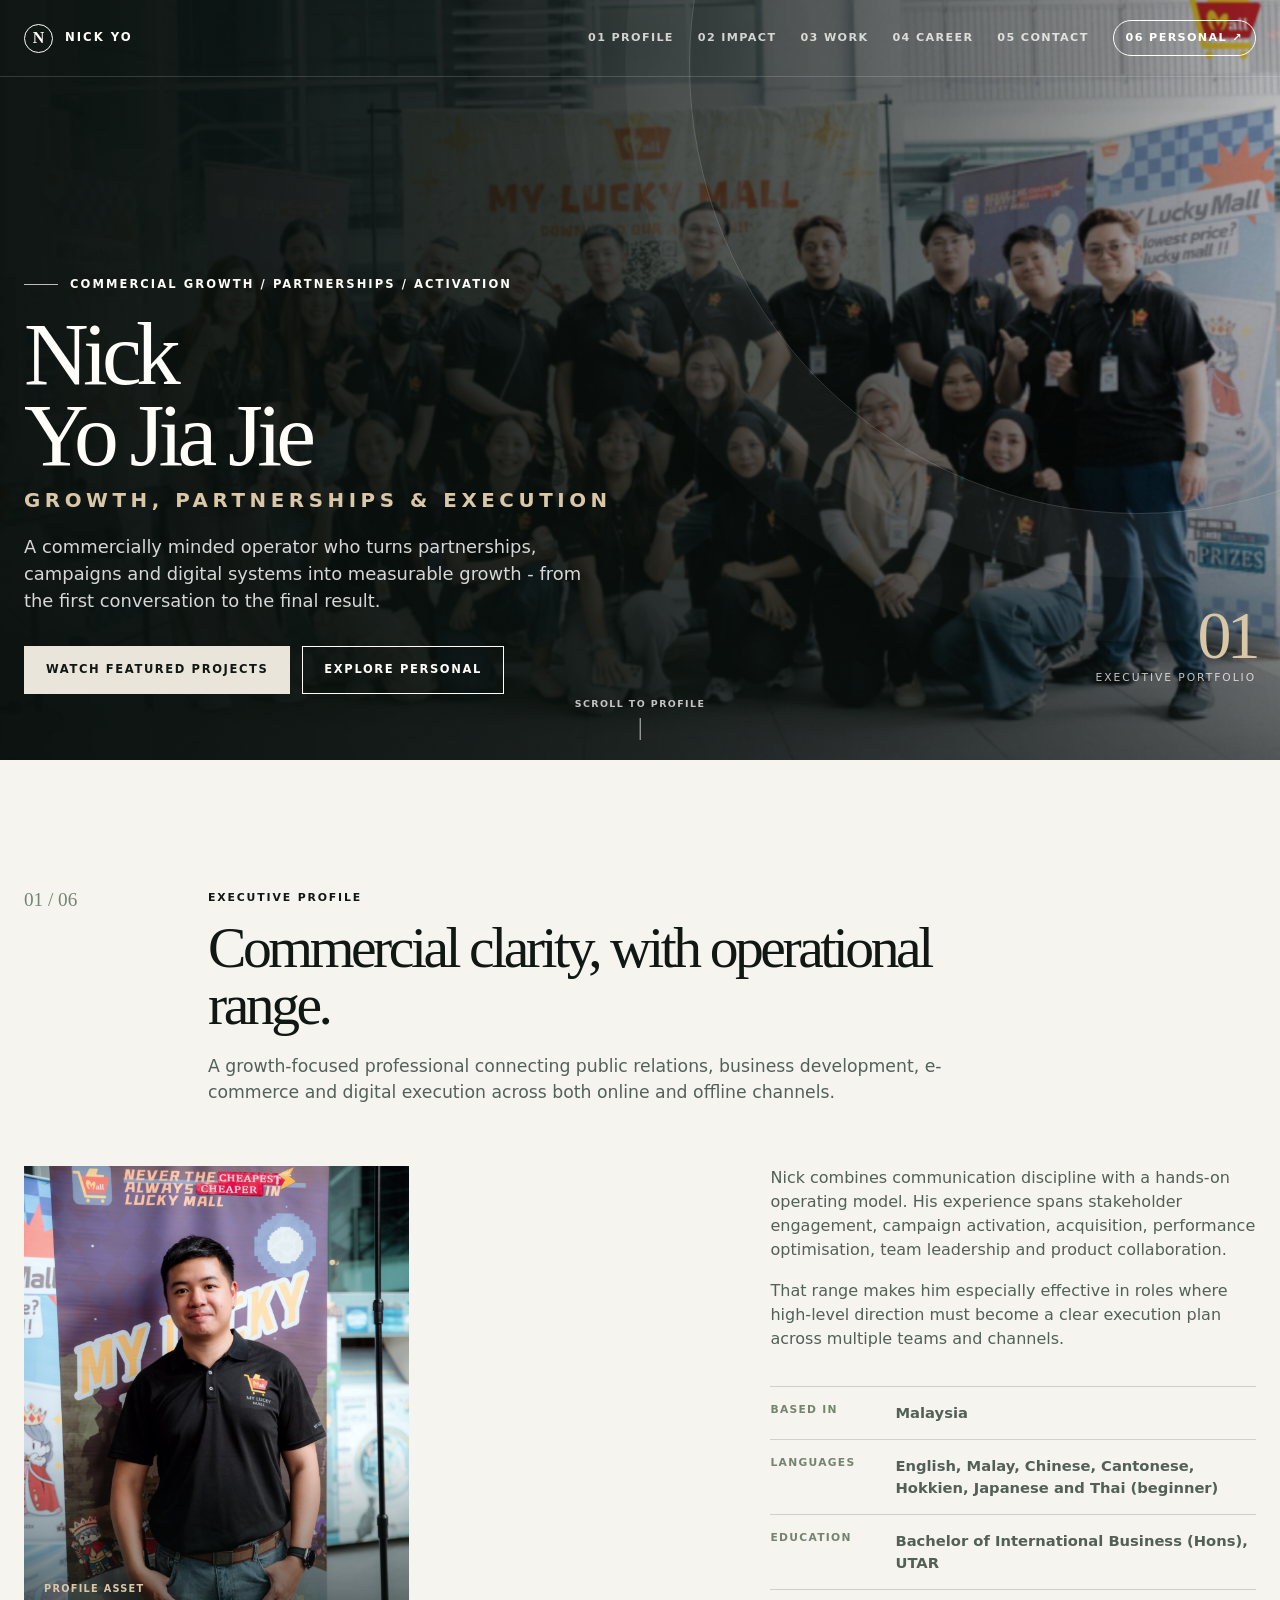
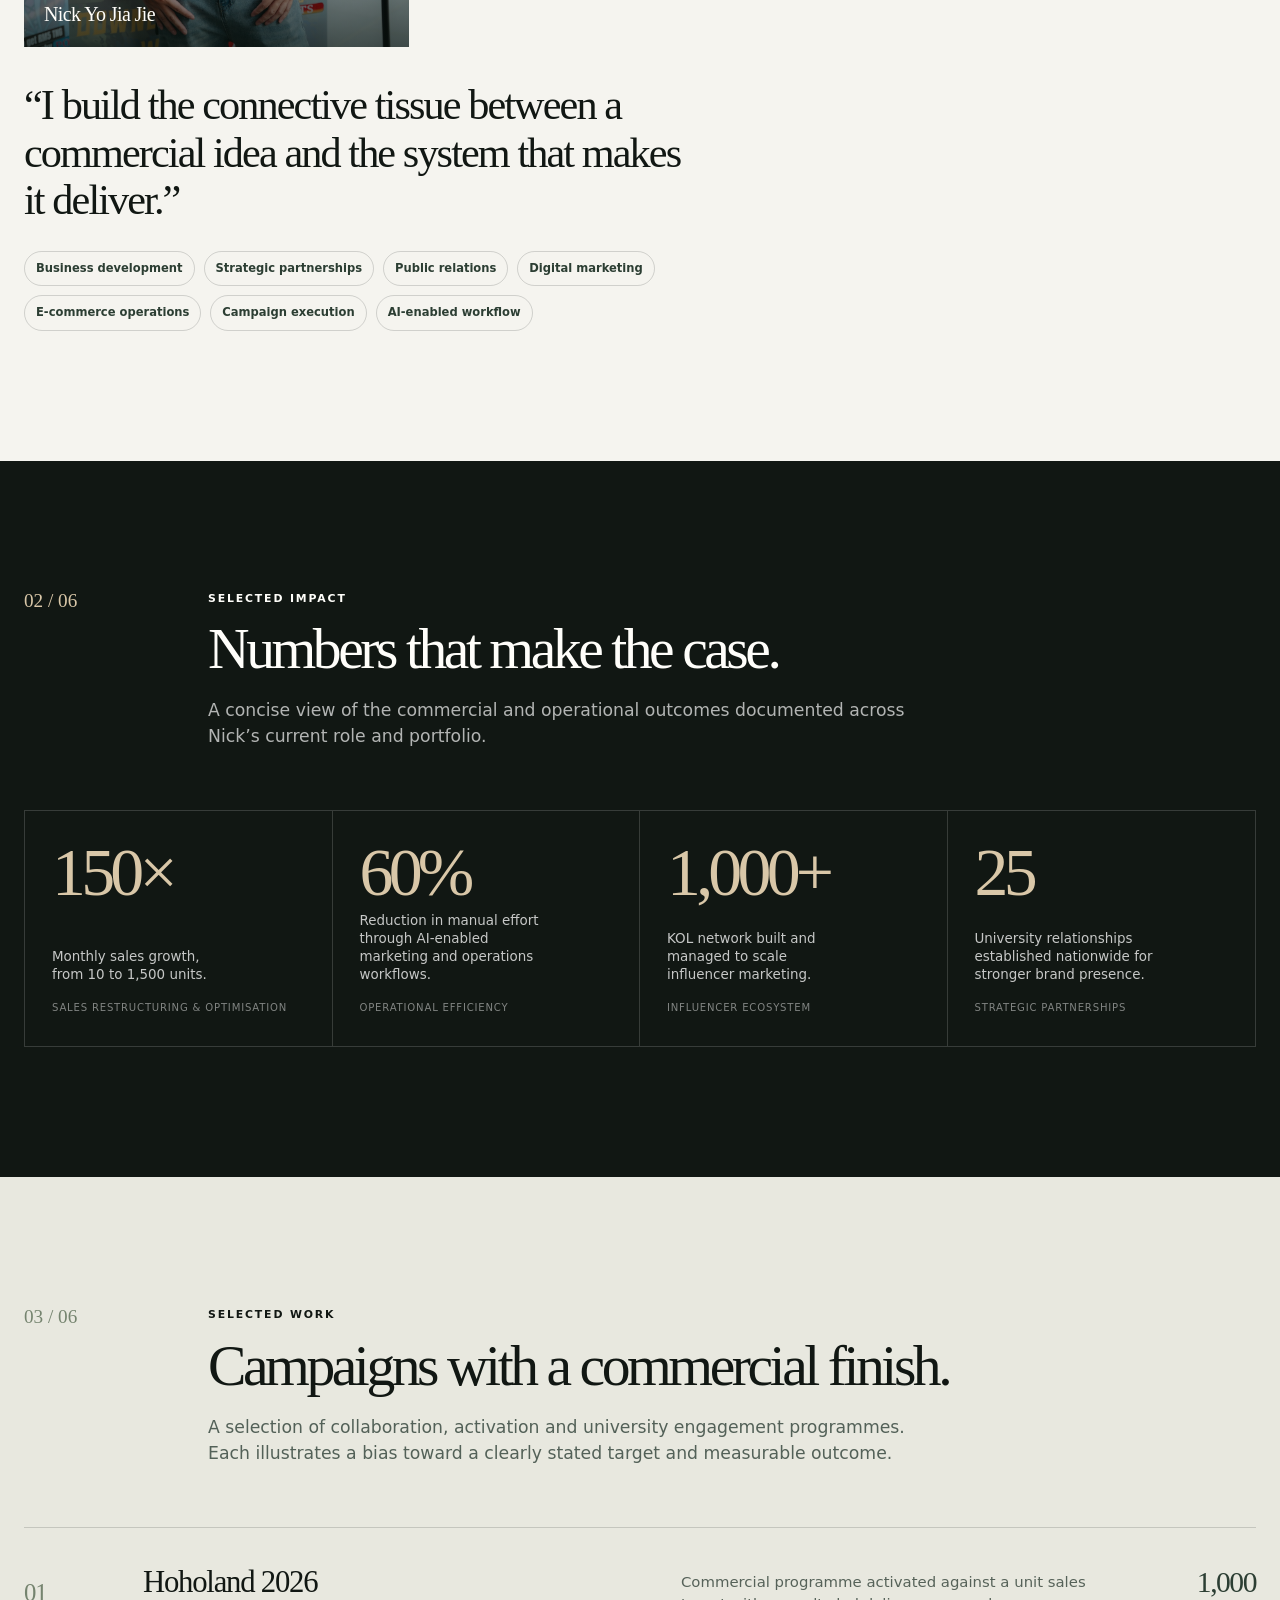
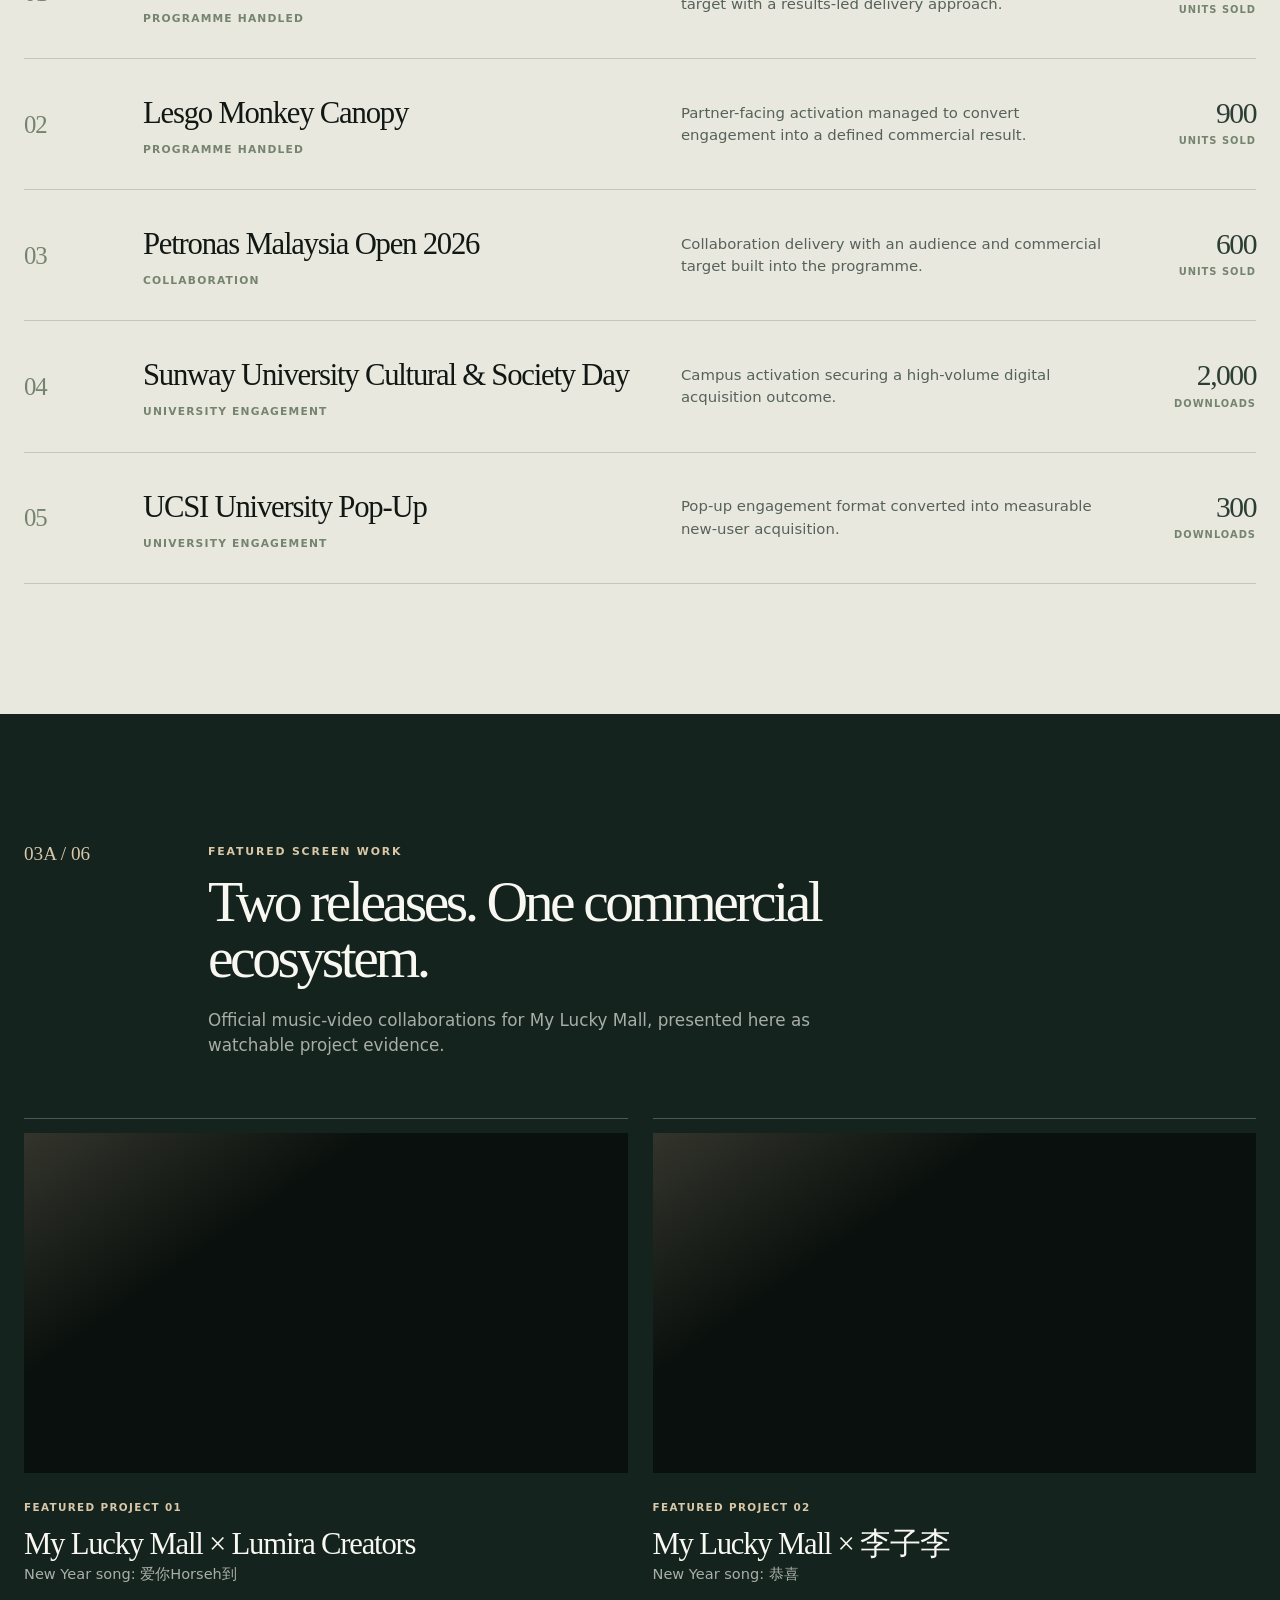
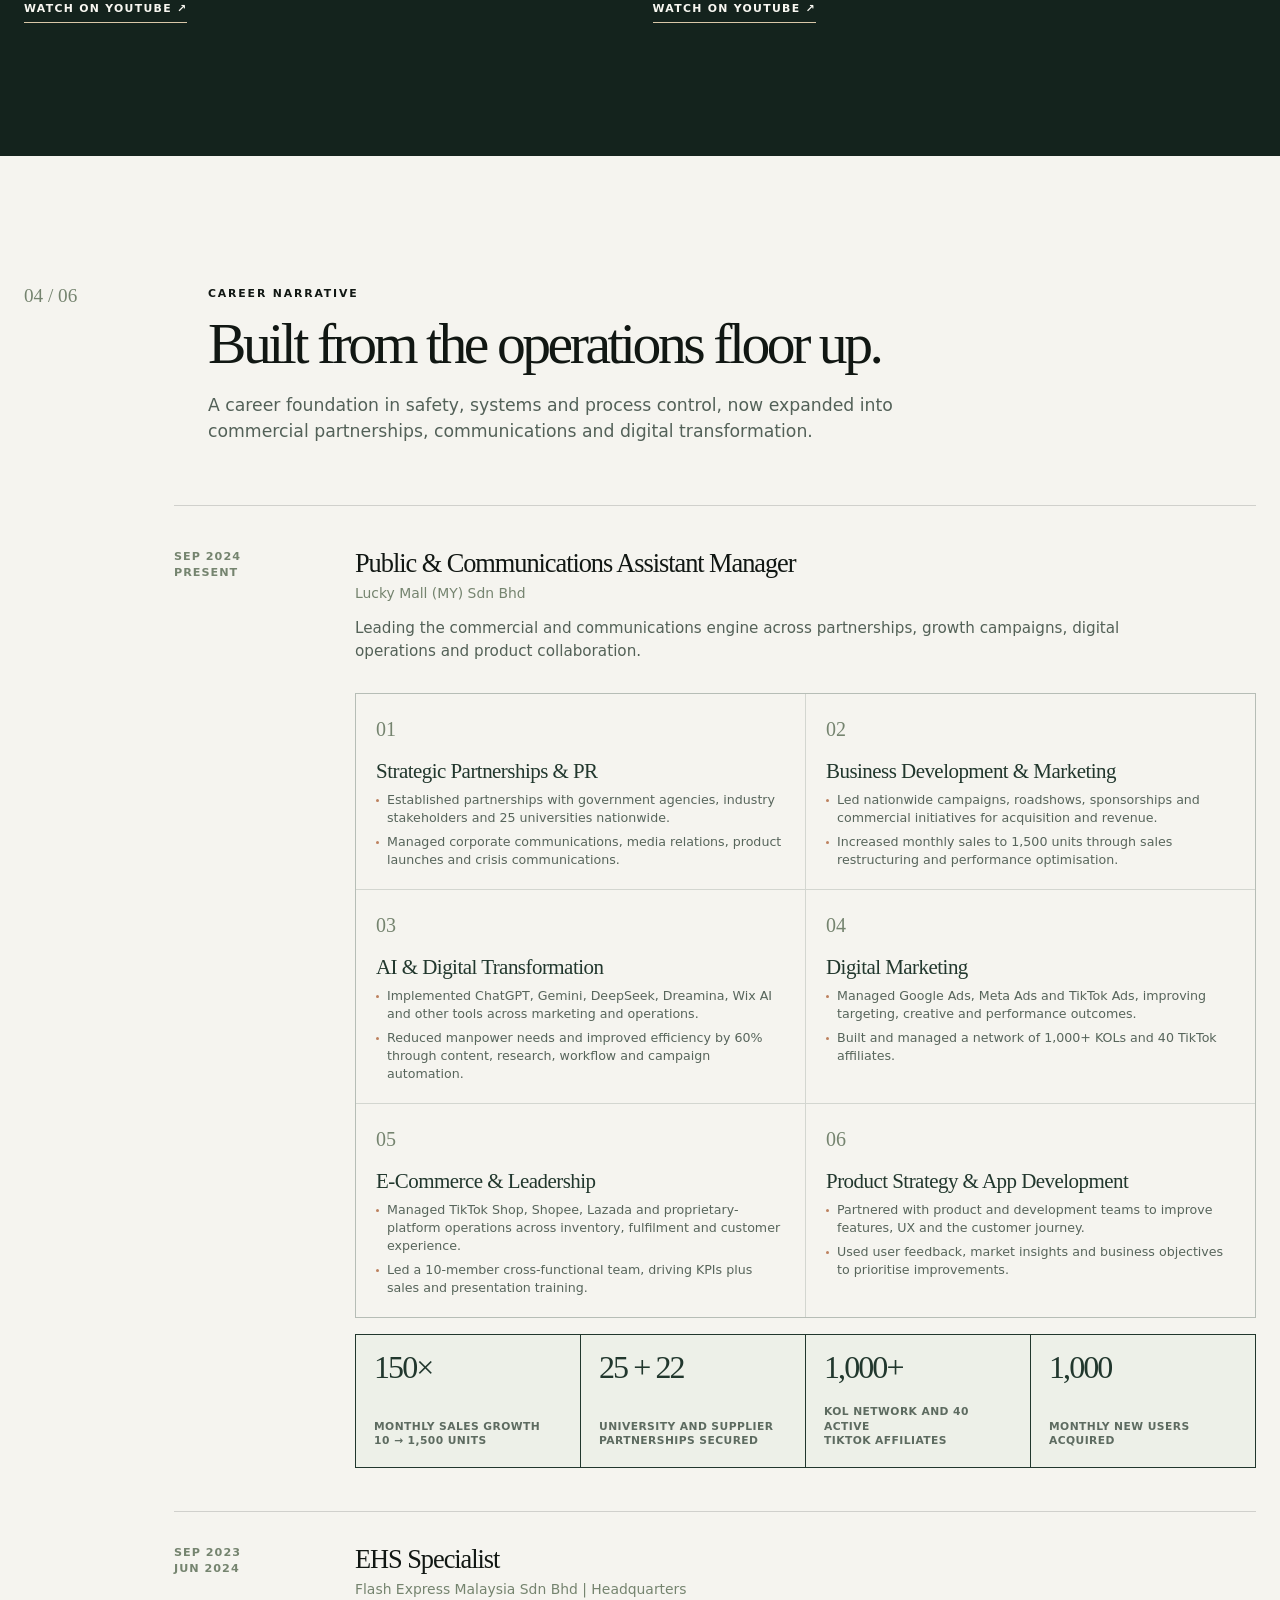
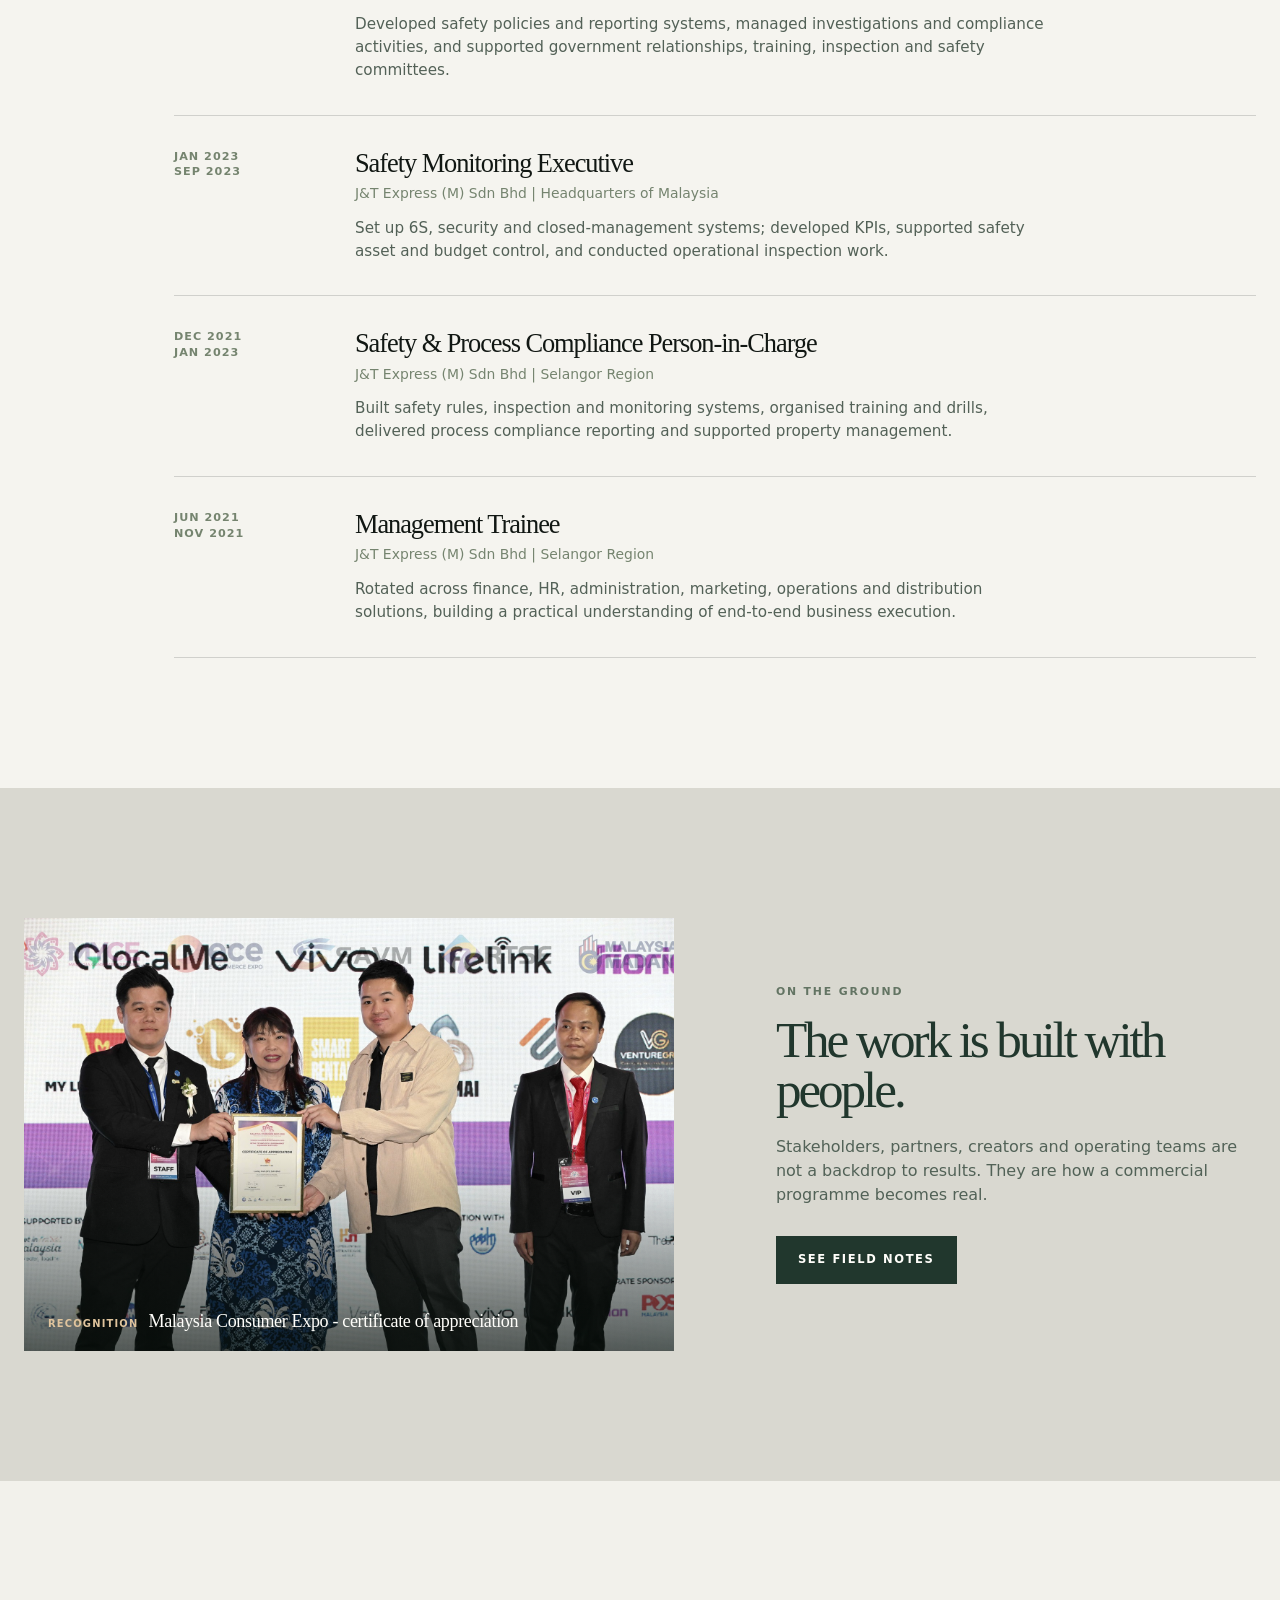
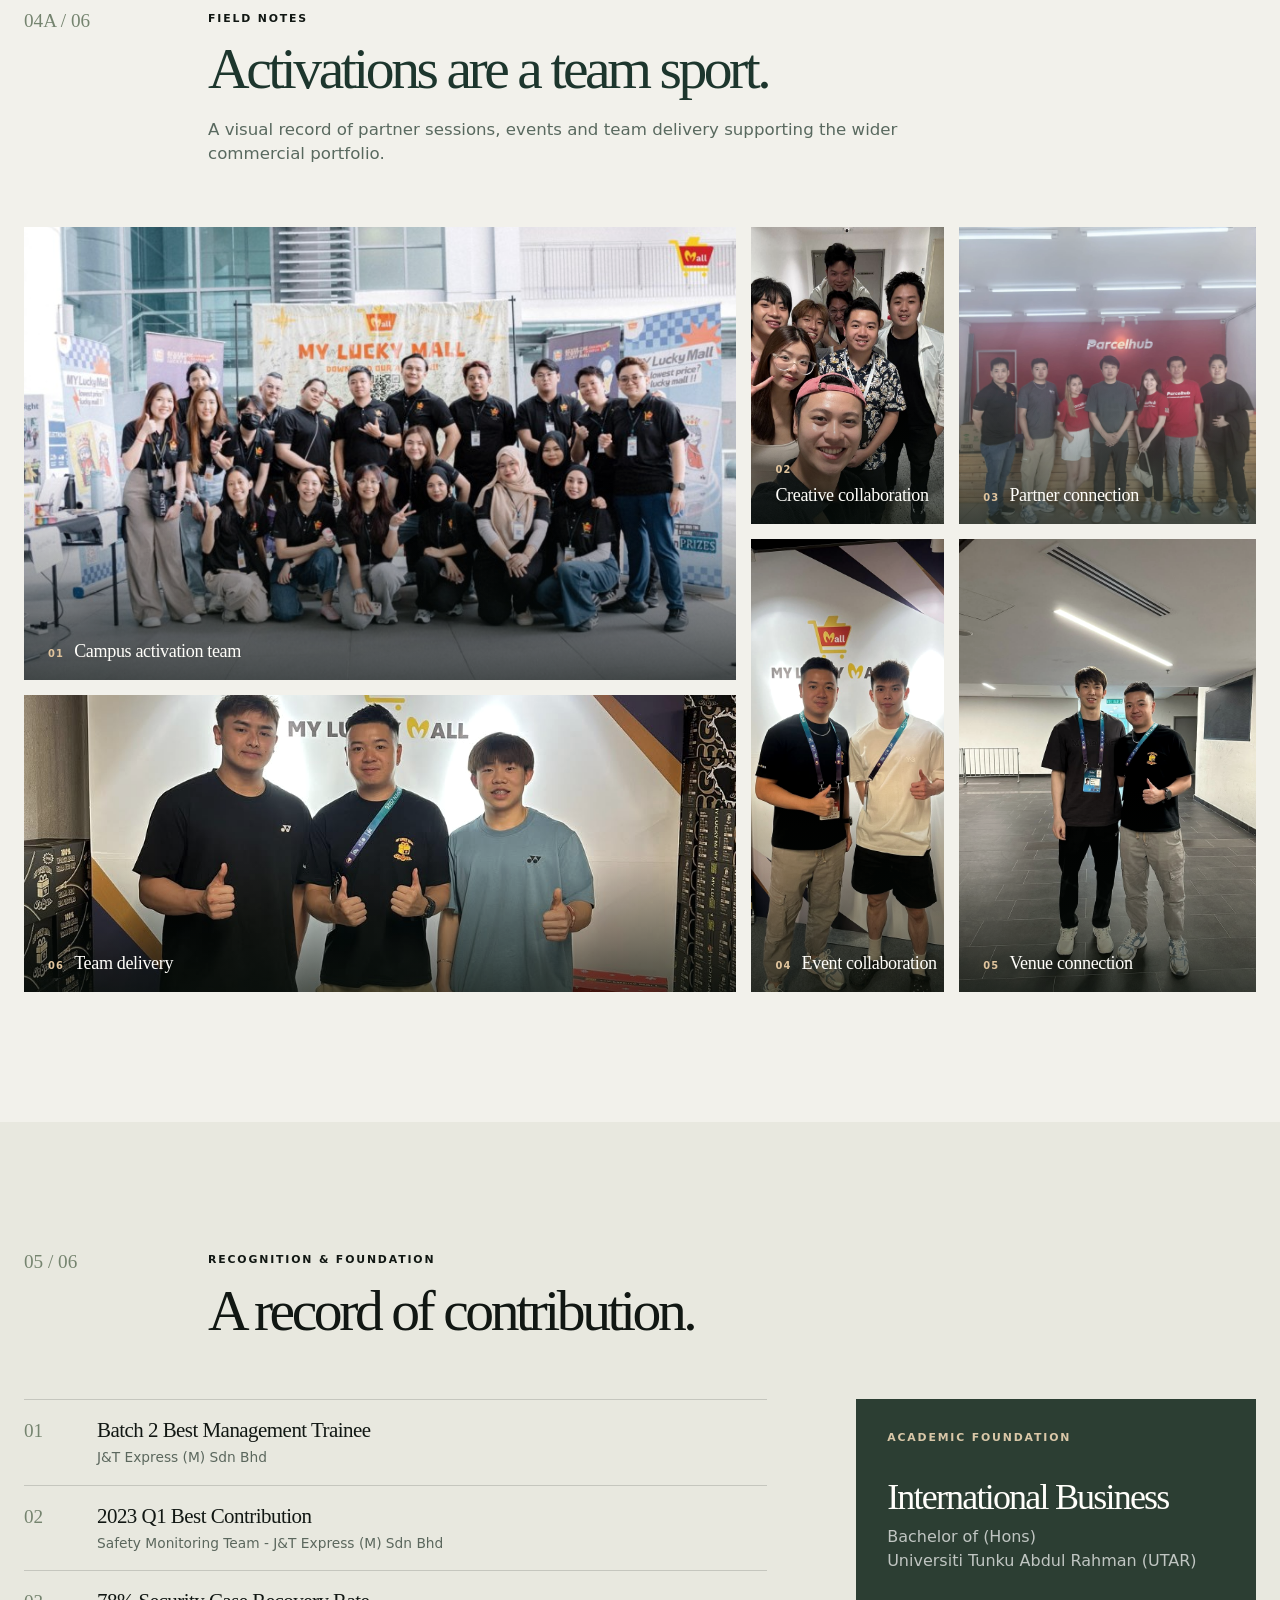
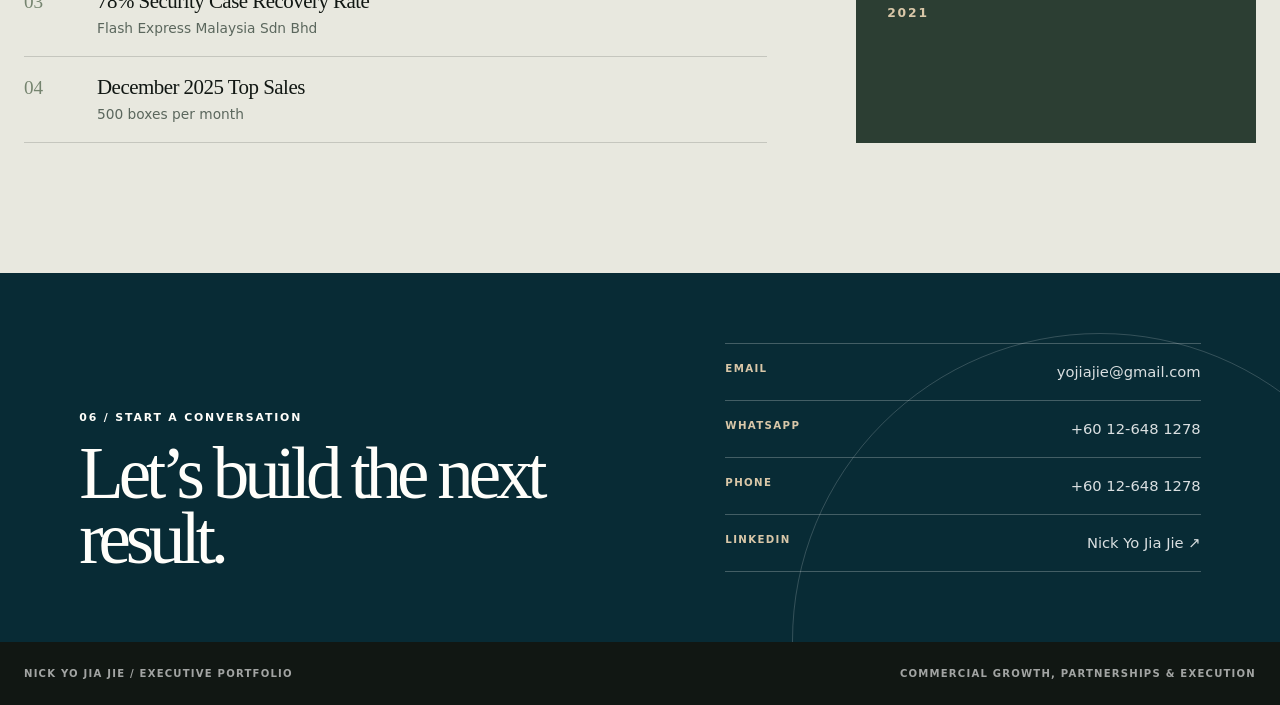
<file: index.html>
<!doctype html>
<html lang="en">
<head>
  <!-- Google tag (gtag.js) -->
  <script async src="https://www.googletagmanager.com/gtag/js?id=G-5TGK7476VW"></script>
  <script>
    window.dataLayer = window.dataLayer || [];
    function gtag(){dataLayer.push(arguments);}
    gtag('js', new Date());
  
    gtag('config', 'G-5TGK7476VW');
  </script>
  <meta charset="utf-8">
  <meta name="viewport" content="width=device-width, initial-scale=1">
  <meta name="description" content="Nick Yo Jia Jie - partnerships, commercial growth, communications and operational transformation.">
  <meta name="theme-color" content="#27362e">
  <title>Nick Yo Jia Jie | Commercial Growth & Partnerships</title>
  <link rel="stylesheet" href="assets/site.css">
</head>
<body class="career-page">
  <header class="site-header">
    <div class="nav-wrap">
      <a class="brand" href="#top" aria-label="Nick Yo Jia Jie home"><span class="brand-mark">N</span> Nick Yo</a>
      <nav class="desktop-nav" aria-label="Primary navigation">
        <a href="#about" data-scroll>01 Profile</a>
        <a href="#impact" data-scroll>02 Impact</a>
        <a href="#work" data-scroll>03 Work</a>
        <a href="#career" data-scroll>04 Career</a>
        <a href="#contact" data-scroll>05 Contact</a>
        <a class="nav-personal" href="personal.html">06 Personal ↗</a>
      </nav>
      <button class="menu-toggle" type="button" aria-label="Open menu" aria-controls="mobile-menu" aria-expanded="false"><span></span></button>
    </div>
  </header>

  <nav id="mobile-menu" class="mobile-menu" aria-label="Mobile navigation">
    <a href="#about" data-scroll>01 / Profile</a>
    <a href="#impact" data-scroll>02 / Impact</a>
    <a href="#work" data-scroll>03 / Selected work</a>
    <a href="#career" data-scroll>04 / Career</a>
    <a href="#contact" data-scroll>05 / Contact</a>
    <a href="personal.html">06 / Personal - diving & freediving</a>
  </nav>

  <div class="career-cursor" aria-hidden="true"><i></i><span>Open</span><b>↗</b></div>

  <main id="top">
    <section class="hero" aria-labelledby="hero-title">
      <div class="hero-photo" role="img" aria-label="My Lucky Mall team at a university activation"></div>
      <div class="hero-inner">
        <div>
          <div class="eyebrow">Commercial growth / partnerships / activation</div>
          <h1 id="hero-title">Nick<br>Yo Jia Jie<span class="sans-line">Growth, partnerships & execution</span></h1>
          <p class="hero-lead">A commercially minded operator who turns partnerships, campaigns and digital systems into measurable growth - from the first conversation to the final result.</p>
          <div class="hero-actions">
            <a class="button button-fill" href="#projects" data-scroll data-magnetic>Watch featured projects</a>
            <a class="button" href="personal.html">Explore personal</a>
          </div>
        </div>
        <div class="hero-index" aria-label="Portfolio section one of six"><strong>01</strong><span>Executive portfolio</span></div>
      </div>
      <a class="hero-scroll" href="#about" data-scroll>Scroll to profile</a>
    </section>

    <section id="about" class="section" aria-labelledby="about-title">
      <div class="container">
        <div class="section-top reveal">
          <div class="section-number">01 / 06</div>
          <div>
            <span class="section-kicker">Executive profile</span>
            <h2 id="about-title" class="section-title">Commercial clarity, with operational range.</h2>
            <p class="section-summary">A growth-focused professional connecting public relations, business development, e-commerce and digital execution across both online and offline channels.</p>
          </div>
        </div>
        <div class="about-grid">
          <div class="reveal">
            <figure class="about-portrait" data-cursor-label="Profile">
              <img src="assets/career/profile-photo.jpg" alt="Professional portrait of Nick Yo Jia Jie">
              <figcaption><span>Profile asset</span><strong>Nick Yo Jia Jie</strong></figcaption>
            </figure>
            <p class="display-copy">“I build the connective tissue between a commercial idea and the system that makes it deliver.”</p>
            <div class="skills" aria-label="Core expertise">
              <span class="skill">Business development</span>
              <span class="skill">Strategic partnerships</span>
              <span class="skill">Public relations</span>
              <span class="skill">Digital marketing</span>
              <span class="skill">E-commerce operations</span>
              <span class="skill">Campaign execution</span>
              <span class="skill">AI-enabled workflow</span>
            </div>
          </div>
          <div class="body-copy reveal">
            <p>Nick combines communication discipline with a hands-on operating model. His experience spans stakeholder engagement, campaign activation, acquisition, performance optimisation, team leadership and product collaboration.</p>
            <p>That range makes him especially effective in roles where high-level direction must become a clear execution plan across multiple teams and channels.</p>
            <dl class="facts">
              <div><dt>Based in</dt><dd>Malaysia</dd></div>
              <div><dt>Languages</dt><dd>English, Malay, Chinese, Cantonese, Hokkien, Japanese and Thai (beginner)</dd></div>
              <div><dt>Education</dt><dd>Bachelor of International Business (Hons), UTAR</dd></div>
            </dl>
          </div>
        </div>
      </div>
    </section>

    <section id="impact" class="section section--ink" aria-labelledby="impact-title">
      <div class="container">
        <div class="section-top reveal">
          <div class="section-number">02 / 06</div>
          <div>
            <span class="section-kicker">Selected impact</span>
            <h2 id="impact-title" class="section-title">Numbers that make the case.</h2>
            <p class="section-summary">A concise view of the commercial and operational outcomes documented across Nick’s current role and portfolio.</p>
          </div>
        </div>
        <div class="impact-grid reveal">
          <article class="impact"><span class="impact-number">150×</span><div><div class="impact-label">Monthly sales growth, from 10 to 1,500 units.</div><div class="impact-source">Sales restructuring & optimisation</div></div></article>
          <article class="impact"><span class="impact-number">60%</span><div><div class="impact-label">Reduction in manual effort through AI-enabled marketing and operations workflows.</div><div class="impact-source">Operational efficiency</div></div></article>
          <article class="impact"><span class="impact-number">1,000+</span><div><div class="impact-label">KOL network built and managed to scale influencer marketing.</div><div class="impact-source">Influencer ecosystem</div></div></article>
          <article class="impact"><span class="impact-number">25</span><div><div class="impact-label">University relationships established nationwide for stronger brand presence.</div><div class="impact-source">Strategic partnerships</div></div></article>
        </div>
      </div>
    </section>

    <section id="work" class="section section--paper-deep" aria-labelledby="work-title">
      <div class="container">
        <div class="section-top reveal">
          <div class="section-number">03 / 06</div>
          <div>
            <span class="section-kicker">Selected work</span>
            <h2 id="work-title" class="section-title">Campaigns with a commercial finish.</h2>
            <p class="section-summary">A selection of collaboration, activation and university engagement programmes. Each illustrates a bias toward a clearly stated target and measurable outcome.</p>
          </div>
        </div>
        <div class="case-list">
          <article class="case reveal">
            <div class="case-index">01</div>
            <div><h3>Hoholand 2026</h3><div class="case-type">Programme handled</div></div>
            <p>Commercial programme activated against a unit sales target with a results-led delivery approach.</p>
            <div class="case-result"><strong>1,000</strong><span>Units sold</span></div>
          </article>
          <article class="case reveal">
            <div class="case-index">02</div>
            <div><h3>Lesgo Monkey Canopy</h3><div class="case-type">Programme handled</div></div>
            <p>Partner-facing activation managed to convert engagement into a defined commercial result.</p>
            <div class="case-result"><strong>900</strong><span>Units sold</span></div>
          </article>
          <article class="case reveal">
            <div class="case-index">03</div>
            <div><h3>Petronas Malaysia Open 2026</h3><div class="case-type">Collaboration</div></div>
            <p>Collaboration delivery with an audience and commercial target built into the programme.</p>
            <div class="case-result"><strong>600</strong><span>Units sold</span></div>
          </article>
          <article class="case reveal">
            <div class="case-index">04</div>
            <div><h3>Sunway University Cultural & Society Day</h3><div class="case-type">University engagement</div></div>
            <p>Campus activation securing a high-volume digital acquisition outcome.</p>
            <div class="case-result"><strong>2,000</strong><span>Downloads</span></div>
          </article>
          <article class="case reveal">
            <div class="case-index">05</div>
            <div><h3>UCSI University Pop-Up</h3><div class="case-type">University engagement</div></div>
            <p>Pop-up engagement format converted into measurable new-user acquisition.</p>
            <div class="case-result"><strong>300</strong><span>Downloads</span></div>
          </article>
        </div>
      </div>
    </section>

    <section id="projects" class="career-projects" aria-labelledby="projects-title">
      <div class="container">
        <div class="career-projects-heading reveal">
          <div class="section-number">03A / 06</div>
          <div>
            <span class="section-kicker">Featured screen work</span>
            <h2 id="projects-title">Two releases. One commercial ecosystem.</h2>
            <p>Official music-video collaborations for My Lucky Mall, presented here as watchable project evidence.</p>
          </div>
        </div>
        <div class="video-grid">
          <article class="video-card reveal">
            <div class="video-frame"><iframe src="https://www.youtube-nocookie.com/embed/8GFSlodoNbI?rel=0" title="My Lucky Mall x Lumira Creators new year song 爱你Horseh到" loading="lazy" referrerpolicy="strict-origin-when-cross-origin" allow="accelerometer; autoplay; clipboard-write; encrypted-media; gyroscope; picture-in-picture; web-share" allowfullscreen></iframe></div>
            <div class="video-card-meta"><span>Featured project 01</span><h3>My Lucky Mall × Lumira Creators</h3><p>New Year song: 爱你Horseh到</p><a href="https://www.youtube.com/watch?v=8GFSlodoNbI&list=RD8GFSlodoNbI&start_radio=1&pp=ygUKaG9yc2VoIOWIsKAHAQ%3D%3D" target="_blank" rel="noreferrer">Watch on YouTube ↗</a></div>
          </article>
          <article class="video-card reveal">
            <div class="video-frame"><iframe src="https://www.youtube-nocookie.com/embed/JMJvDnQ01Eo?rel=0" title="My Lucky Mall x 李子李 new year song 恭喜" loading="lazy" referrerpolicy="strict-origin-when-cross-origin" allow="accelerometer; autoplay; clipboard-write; encrypted-media; gyroscope; picture-in-picture; web-share" allowfullscreen></iframe></div>
            <div class="video-card-meta"><span>Featured project 02</span><h3>My Lucky Mall × 李子李</h3><p>New Year song: 恭喜</p><a href="https://www.youtube.com/watch?v=JMJvDnQ01Eo&list=RDJMJvDnQ01Eo&start_radio=1&pp=ygUM5oGt5Zac5oGt5ZacoAcB" target="_blank" rel="noreferrer">Watch on YouTube ↗</a></div>
          </article>
        </div>
      </div>
    </section>

    <section id="career" class="section" aria-labelledby="career-title">
      <div class="container">
        <div class="section-top reveal">
          <div class="section-number">04 / 06</div>
          <div>
            <span class="section-kicker">Career narrative</span>
            <h2 id="career-title" class="section-title">Built from the operations floor up.</h2>
            <p class="section-summary">A career foundation in safety, systems and process control, now expanded into commercial partnerships, communications and digital transformation.</p>
          </div>
        </div>
        <div class="timeline">
          <article class="role role--featured reveal">
            <div class="role-date">Sep 2024<br>Present</div>
            <div class="role-content">
              <h3>Public & Communications Assistant Manager</h3>
              <div class="role-company">Lucky Mall (MY) Sdn Bhd</div>
              <p>Leading the commercial and communications engine across partnerships, growth campaigns, digital operations and product collaboration.</p>
              <div class="role-capabilities" aria-label="Role scope at Lucky Mall">
                <article><span>01</span><h4>Strategic Partnerships &amp; PR</h4><ul><li>Established partnerships with government agencies, industry stakeholders and 25 universities nationwide.</li><li>Managed corporate communications, media relations, product launches and crisis communications.</li></ul></article>
                <article><span>02</span><h4>Business Development &amp; Marketing</h4><ul><li>Led nationwide campaigns, roadshows, sponsorships and commercial initiatives for acquisition and revenue.</li><li>Increased monthly sales to 1,500 units through sales restructuring and performance optimisation.</li></ul></article>
                <article><span>03</span><h4>AI &amp; Digital Transformation</h4><ul><li>Implemented ChatGPT, Gemini, DeepSeek, Dreamina, Wix AI and other tools across marketing and operations.</li><li>Reduced manpower needs and improved efficiency by 60% through content, research, workflow and campaign automation.</li></ul></article>
                <article><span>04</span><h4>Digital Marketing</h4><ul><li>Managed Google Ads, Meta Ads and TikTok Ads, improving targeting, creative and performance outcomes.</li><li>Built and managed a network of 1,000+ KOLs and 40 TikTok affiliates.</li></ul></article>
                <article><span>05</span><h4>E-Commerce &amp; Leadership</h4><ul><li>Managed TikTok Shop, Shopee, Lazada and proprietary-platform operations across inventory, fulfilment and customer experience.</li><li>Led a 10-member cross-functional team, driving KPIs plus sales and presentation training.</li></ul></article>
                <article><span>06</span><h4>Product Strategy &amp; App Development</h4><ul><li>Partnered with product and development teams to improve features, UX and the customer journey.</li><li>Used user feedback, market insights and business objectives to prioritise improvements.</li></ul></article>
              </div>
              <div class="role-achievements" aria-label="Key achievements">
                <div><strong>150×</strong><span>Monthly sales growth<br>10 → 1,500 units</span></div>
                <div><strong>25 + 22</strong><span>University and supplier<br>partnerships secured</span></div>
                <div><strong>1,000+</strong><span>KOL network and 40 active<br>TikTok affiliates</span></div>
                <div><strong>1,000</strong><span>Monthly new users<br>acquired</span></div>
              </div>
            </div>
          </article>
          <article class="role reveal"><div class="role-date">Sep 2023<br>Jun 2024</div><div><h3>EHS Specialist</h3><div class="role-company">Flash Express Malaysia Sdn Bhd | Headquarters</div><p>Developed safety policies and reporting systems, managed investigations and compliance activities, and supported government relationships, training, inspection and safety committees.</p></div></article>
          <article class="role reveal"><div class="role-date">Jan 2023<br>Sep 2023</div><div><h3>Safety Monitoring Executive</h3><div class="role-company">J&amp;T Express (M) Sdn Bhd | Headquarters of Malaysia</div><p>Set up 6S, security and closed-management systems; developed KPIs, supported safety asset and budget control, and conducted operational inspection work.</p></div></article>
          <article class="role reveal"><div class="role-date">Dec 2021<br>Jan 2023</div><div><h3>Safety & Process Compliance Person-in-Charge</h3><div class="role-company">J&amp;T Express (M) Sdn Bhd | Selangor Region</div><p>Built safety rules, inspection and monitoring systems, organised training and drills, delivered process compliance reporting and supported property management.</p></div></article>
          <article class="role reveal"><div class="role-date">Jun 2021<br>Nov 2021</div><div><h3>Management Trainee</h3><div class="role-company">J&amp;T Express (M) Sdn Bhd | Selangor Region</div><p>Rotated across finance, HR, administration, marketing, operations and distribution solutions, building a practical understanding of end-to-end business execution.</p></div></article>
        </div>
      </div>
    </section>

    <section class="career-evidence" aria-labelledby="evidence-title">
      <div class="container">
        <div class="career-evidence-grid">
          <figure class="career-award reveal">
            <img src="assets/career/myce-recognition.jpg" alt="Nick receiving a certificate of appreciation at Malaysia Consumer Expo">
            <figcaption><span>Recognition</span> Malaysia Consumer Expo - certificate of appreciation</figcaption>
          </figure>
          <div class="career-evidence-copy reveal">
            <span class="section-kicker">On the ground</span>
            <h2 id="evidence-title">The work is built with people.</h2>
            <p>Stakeholders, partners, creators and operating teams are not a backdrop to results. They are how a commercial programme becomes real.</p>
            <a class="button button-dark" href="#field-notes" data-scroll data-magnetic>See field notes</a>
          </div>
        </div>
      </div>
    </section>

    <section id="field-notes" class="career-field-notes" aria-labelledby="field-title">
      <div class="container">
        <div class="career-field-heading reveal">
          <div class="section-number">04A / 06</div>
          <div>
            <span class="section-kicker">Field notes</span>
            <h2 id="field-title">Activations are a team sport.</h2>
            <p>A visual record of partner sessions, events and team delivery supporting the wider commercial portfolio.</p>
          </div>
        </div>
        <div class="career-photo-grid">
          <figure class="career-photo career-photo--team reveal"><img src="assets/career/university-team.jpg" alt="My Lucky Mall event team gathered at a university activation"><figcaption><span>01</span> Campus activation team</figcaption></figure>
          <figure class="career-photo career-photo--creative reveal"><img src="assets/career/creative-team.jpg" alt="Nick with creative collaborators"><figcaption><span>02</span> Creative collaboration</figcaption></figure>
          <figure class="career-photo career-photo--partner reveal"><img src="assets/career/partner-visit.jpg" alt="Nick with partners during a business visit"><figcaption><span>03</span> Partner connection</figcaption></figure>
          <figure class="career-photo career-photo--event reveal"><img src="assets/career/event-collaboration.jpg" alt="Nick at an event collaboration"><figcaption><span>04</span> Event collaboration</figcaption></figure>
          <figure class="career-photo career-photo--venue reveal"><img src="assets/career/venue-connection.jpg" alt="Nick meeting an event connection"><figcaption><span>05</span> Venue connection</figcaption></figure>
          <figure class="career-photo career-photo--delivery reveal"><img src="assets/career/team-delivery.jpg" alt="Nick with team members during programme delivery"><figcaption><span>06</span> Team delivery</figcaption></figure>
        </div>
      </div>
    </section>

    <section class="section section--paper-deep" aria-labelledby="recognition-title">
      <div class="container">
        <div class="section-top reveal">
          <div class="section-number">05 / 06</div>
          <div>
            <span class="section-kicker">Recognition & foundation</span>
            <h2 id="recognition-title" class="section-title">A record of contribution.</h2>
          </div>
        </div>
        <div class="recognition">
          <ol class="awards reveal">
            <li><span class="award-index">01</span><div><strong>Batch 2 Best Management Trainee</strong><span class="award-detail">J&amp;T Express (M) Sdn Bhd</span></div></li>
            <li><span class="award-index">02</span><div><strong>2023 Q1 Best Contribution</strong><span class="award-detail">Safety Monitoring Team - J&amp;T Express (M) Sdn Bhd</span></div></li>
            <li><span class="award-index">03</span><div><strong>78% Security Case Recovery Rate</strong><span class="award-detail">Flash Express Malaysia Sdn Bhd</span></div></li>
            <li><span class="award-index">04</span><div><strong>December 2025 Top Sales</strong><span class="award-detail">500 boxes per month</span></div></li>
          </ol>
          <aside class="education-card reveal">
            <span class="section-kicker">Academic foundation</span>
            <h3>International Business</h3>
            <p>Bachelor of (Hons)<br>Universiti Tunku Abdul Rahman (UTAR)</p>
            <div class="year">2021</div>
          </aside>
        </div>
      </div>
    </section>

    <section id="contact" class="personal-cta" aria-labelledby="contact-title">
      <div class="contact-panel">
        <div class="contact-grid">
          <div class="reveal"><span class="section-kicker">06 / Start a conversation</span><h2 id="contact-title">Let’s build the next result.</h2></div>
          <div class="contact-links reveal">
            <a class="contact-link" href="mailto:yojiajie@gmail.com"><span>Email</span>yojiajie@gmail.com</a>
            <a class="contact-link" href="https://wa.me/60126481278" target="_blank" rel="noreferrer"><span>WhatsApp</span>+60 12-648 1278</a>
            <a class="contact-link" href="tel:+60126481278"><span>Phone</span>+60 12-648 1278</a>
            <a class="contact-link" href="https://www.linkedin.com/in/nick-yo-jia-jie-4b5b28237/" target="_blank" rel="noreferrer"><span>LinkedIn</span>Nick Yo Jia Jie ↗</a>
          </div>
        </div>
      </div>
    </section>
  </main>

  <footer class="site-footer"><div class="footer-wrap"><span>Nick Yo Jia Jie / Executive portfolio</span><span>Commercial growth, partnerships & execution</span></div></footer>
  <script src="assets/site.js"></script>
</body>
</html>
</file>
<file: assets/site.css>
:root {
  --ink: #111713;
  --paper: #f5f4ef;
  --paper-deep: #e8e8df;
  --line: rgba(17, 23, 19, .16);
  --sage: #75846f;
  --moss: #2c3e33;
  --sand: #d9c7a8;
  --coral: #c7795c;
  --white: #fffefa;
  --serif: Georgia, 'Times New Roman', serif;
  --sans: Inter, ui-sans-serif, system-ui, -apple-system, BlinkMacSystemFont, 'Segoe UI', sans-serif;
  --max: 1280px;
}

* { box-sizing: border-box; }
html { scroll-behavior: smooth; }
body { margin: 0; background: var(--paper); color: var(--ink); font-family: var(--sans); line-height: 1.5; }
body.menu-open { overflow: hidden; }
a { color: inherit; text-decoration: none; }
button { font: inherit; }
::selection { background: var(--sand); color: var(--ink); }

.site-header { position: fixed; z-index: 50; inset: 0 0 auto; color: var(--white); border-bottom: 1px solid rgba(255,255,255,.16); transition: background .25s, color .25s, border-color .25s; }
.site-header.is-solid { background: rgba(245,244,239,.94); backdrop-filter: blur(14px); color: var(--ink); border-color: var(--line); }
.nav-wrap { width: min(calc(100% - 48px), var(--max)); min-height: 76px; margin: auto; display: flex; align-items: center; justify-content: space-between; gap: 32px; }
.brand { display: inline-flex; align-items: center; gap: 12px; font-size: .73rem; letter-spacing: .17em; font-weight: 700; text-transform: uppercase; white-space: nowrap; }
.brand-mark { width: 29px; height: 29px; border: 1px solid currentColor; border-radius: 50%; display: grid; place-items: center; font-family: var(--serif); font-size: 1rem; letter-spacing: 0; }
.desktop-nav { display: flex; align-items: center; gap: 24px; }
.desktop-nav a, .mobile-menu a { color: inherit; font-size: .7rem; font-weight: 700; letter-spacing: .12em; text-transform: uppercase; }
.desktop-nav a:not(.nav-personal) { opacity: .78; transition: opacity .2s; }
.desktop-nav a:hover, .desktop-nav a.active { opacity: 1; }
.nav-personal { display: inline-flex; align-items: center; gap: 7px; padding: 9px 12px; border: 1px solid currentColor; border-radius: 100px; }
.menu-toggle { display: none; align-items: center; justify-content: center; width: 42px; height: 42px; padding: 0; color: inherit; background: transparent; border: 0; cursor: pointer; }
.menu-toggle span, .menu-toggle::before, .menu-toggle::after { width: 21px; height: 1px; background: currentColor; content: ''; display: block; transition: transform .2s, opacity .2s; }
.menu-toggle span { margin: 5px 0; }
.menu-toggle[aria-expanded='true'] span { opacity: 0; }
.menu-toggle[aria-expanded='true']::before { transform: translateY(6px) rotate(45deg); }
.menu-toggle[aria-expanded='true']::after { transform: translateY(-6px) rotate(-45deg); }
.mobile-menu { display: none; }

.hero { min-height: 760px; position: relative; overflow: hidden; color: var(--white); background: #27362e; }
.hero::before { position: absolute; content: ''; inset: 0; background: linear-gradient(90deg, rgba(18,27,22,.9) 0%, rgba(18,27,22,.68) 45%, rgba(18,27,22,.22) 100%); z-index: 1; }
.hero::after { position: absolute; content: ''; width: 70vw; height: 70vw; right: -24vw; top: -30vw; border: 1px solid rgba(255,255,255,.18); border-radius: 50%; box-shadow: 0 0 0 64px rgba(255,255,255,.035), 0 0 0 128px rgba(255,255,255,.025); z-index: 1; }
.hero-photo { position: absolute; inset: 0; background-image: linear-gradient(90deg, #27362e 0%, transparent 55%), url('nick-yo.jpg'); background-size: cover; background-position: center 34%; filter: saturate(.83) contrast(1.04); }
.hero-photo::after { position: absolute; content: ''; inset: 0; background: linear-gradient(0deg, rgba(18,27,22,.55), transparent 45%); }
.hero-inner { width: min(calc(100% - 48px), var(--max)); min-height: 760px; margin: auto; position: relative; z-index: 2; display: grid; align-content: end; grid-template-columns: minmax(0, 1fr) auto; gap: 32px; padding: 150px 0 66px; }
.eyebrow { display: flex; align-items: center; gap: 12px; color: inherit; font-size: .72rem; line-height: 1.2; letter-spacing: .18em; font-weight: 700; text-transform: uppercase; }
.eyebrow::before { width: 34px; height: 1px; background: currentColor; content: ''; opacity: .72; }
.hero h1 { max-width: 820px; margin: 21px 0 20px; font-family: var(--serif); font-size: clamp(3.2rem, 7vw, 7.35rem); font-weight: 400; letter-spacing: -.065em; line-height: .91; }
.hero h1 .sans-line { display: block; margin-top: 11px; font-family: var(--sans); font-size: clamp(.8rem, 1.55vw, 1.27rem); letter-spacing: .23em; line-height: 1.4; font-weight: 700; text-transform: uppercase; }
.hero-lead { max-width: 570px; margin: 0; color: rgba(255,255,255,.83); font-size: clamp(1rem, 1.4vw, 1.18rem); }
.hero-actions { display: flex; flex-wrap: wrap; gap: 12px; margin-top: 31px; }
.button { display: inline-flex; align-items: center; justify-content: center; min-height: 48px; padding: 12px 21px; border: 1px solid currentColor; font-size: .72rem; font-weight: 750; letter-spacing: .14em; text-transform: uppercase; transition: transform .2s, background .2s, color .2s; }
.button:hover { transform: translateY(-2px); }
.button-fill { color: var(--ink); background: var(--white); border-color: var(--white); }
.button-fill:hover { background: var(--sand); border-color: var(--sand); }
.hero-index { align-self: end; display: flex; flex-direction: column; align-items: flex-end; gap: 8px; padding-bottom: 8px; }
.hero-index strong { font-family: var(--serif); font-size: 4.25rem; font-weight: 400; line-height: .8; letter-spacing: -.07em; }
.hero-index span { font-size: .67rem; letter-spacing: .18em; text-transform: uppercase; opacity: .75; }
.hero-scroll { position: absolute; z-index: 2; left: 50%; bottom: 20px; transform: translateX(-50%); display: grid; gap: 7px; justify-items: center; color: rgba(255,255,255,.75); font-size: .59rem; font-weight: 700; letter-spacing: .15em; text-transform: uppercase; }
.hero-scroll::after { width: 1px; height: 22px; background: currentColor; content: ''; }

.section { padding: 130px 0; }
.section--ink { color: var(--white); background: var(--ink); }
.section--paper-deep { background: var(--paper-deep); }
.container { width: min(calc(100% - 48px), var(--max)); margin: auto; }
.section-top { display: grid; grid-template-columns: 150px minmax(0, 1fr); gap: 34px; align-items: start; margin-bottom: 60px; }
.section-number { font-family: var(--serif); font-size: 1.2rem; color: var(--sage); line-height: 1; }
.section--ink .section-number { color: var(--sand); }
.section-kicker { display: block; margin-bottom: 14px; font-size: .68rem; letter-spacing: .17em; font-weight: 750; text-transform: uppercase; }
.section-title { max-width: 770px; margin: 0; font-family: var(--serif); font-size: clamp(2.5rem, 4.5vw, 4.55rem); font-weight: 400; line-height: .98; letter-spacing: -.06em; }
.section-summary { max-width: 740px; margin: 21px 0 0; color: #536158; font-size: 1.08rem; }
.section--ink .section-summary { color: rgba(255,255,255,.68); }

.about-grid { display: grid; grid-template-columns: 1.15fr .85fr; gap: 7vw; align-items: start; }
.display-copy { max-width: 700px; margin: 0; font-family: var(--serif); font-size: clamp(2rem, 3.3vw, 3.32rem); font-weight: 400; line-height: 1.12; letter-spacing: -.045em; }
.body-copy { color: #526056; }
.body-copy p { margin: 0 0 17px; }
.skills { display: flex; flex-wrap: wrap; gap: 9px; margin-top: 28px; }
.skill { padding: 8px 11px; border: 1px solid var(--line); color: var(--moss); border-radius: 99px; font-size: .72rem; font-weight: 650; }
.facts { margin: 35px 0 0; border-top: 1px solid var(--line); }
.facts div { display: grid; grid-template-columns: 105px 1fr; gap: 20px; padding: 15px 0; border-bottom: 1px solid var(--line); }
.facts dt { color: var(--sage); font-size: .67rem; font-weight: 750; letter-spacing: .12em; text-transform: uppercase; }
.facts dd { margin: 0; font-size: .92rem; font-weight: 600; }

.impact-grid { display: grid; grid-template-columns: repeat(4, 1fr); border: 1px solid rgba(255,255,255,.16); }
.impact { min-height: 235px; padding: 31px 27px; border-right: 1px solid rgba(255,255,255,.16); display: flex; flex-direction: column; justify-content: space-between; }
.impact:last-child { border-right: 0; }
.impact-number { font-family: var(--serif); color: var(--sand); font-size: clamp(3.1rem, 5.3vw, 5.2rem); font-weight: 400; line-height: .9; letter-spacing: -.07em; }
.impact-label { max-width: 180px; color: rgba(255,255,255,.76); font-size: .84rem; line-height: 1.35; }
.impact-source { margin-top: 16px; color: rgba(255,255,255,.47); font-size: .63rem; letter-spacing: .08em; text-transform: uppercase; }

.case-list { border-top: 1px solid var(--line); }
.case { position: relative; display: grid; grid-template-columns: 91px minmax(0, 1.05fr) minmax(0, .9fr) 110px; gap: 28px; align-items: center; padding: 31px 0; border-bottom: 1px solid var(--line); }
.case-index { font-family: var(--serif); color: var(--sage); font-size: 1.55rem; letter-spacing: -.05em; }
.case h3 { margin: 0 0 6px; font-family: var(--serif); font-size: clamp(1.5rem, 2.4vw, 2rem); font-weight: 400; letter-spacing: -.04em; }
.case-type { color: var(--sage); font-size: .67rem; font-weight: 750; letter-spacing: .11em; text-transform: uppercase; }
.case p { margin: 0; color: #566259; font-size: .93rem; }
.case-result { text-align: right; }
.case-result strong { display: block; color: var(--moss); font-family: var(--serif); font-size: 1.85rem; font-weight: 400; line-height: .95; letter-spacing: -.05em; }
.case-result span { display: block; margin-top: 7px; color: var(--sage); font-size: .62rem; letter-spacing: .1em; font-weight: 750; text-transform: uppercase; }

.timeline { margin-left: 150px; border-top: 1px solid var(--line); }
.role { display: grid; grid-template-columns: 150px minmax(0, 1fr); gap: 31px; padding: 33px 0; border-bottom: 1px solid var(--line); }
.role-date { color: var(--sage); font-size: .7rem; font-weight: 750; line-height: 1.4; letter-spacing: .09em; text-transform: uppercase; }
.role h3 { margin: 0; font-family: var(--serif); font-size: 1.65rem; font-weight: 400; line-height: 1.07; letter-spacing: -.04em; }
.role-company { margin: 6px 0 13px; color: var(--sage); font-size: .87rem; }
.role p { max-width: 700px; margin: 0; color: #536157; font-size: .95rem; }

.recognition { display: grid; grid-template-columns: 1.3fr .7fr; gap: 7vw; }
.awards { list-style: none; margin: 0; padding: 0; border-top: 1px solid var(--line); }
.awards li { display: grid; grid-template-columns: 55px 1fr; gap: 18px; align-items: baseline; padding: 17px 0; border-bottom: 1px solid var(--line); }
.award-index { color: var(--sage); font-family: var(--serif); font-size: 1.2rem; }
.awards strong { font-family: var(--serif); font-size: 1.31rem; font-weight: 400; line-height: 1.14; letter-spacing: -.025em; }
.award-detail { display: block; margin-top: 3px; color: #5b675d; font-size: .86rem; }
.education-card { padding: 31px; background: var(--moss); color: var(--white); }
.education-card .section-kicker { color: var(--sand); }
.education-card h3 { margin: 33px 0 10px; font-family: var(--serif); font-size: 2.25rem; font-weight: 400; line-height: 1; letter-spacing: -.05em; }
.education-card p { margin: 0; color: rgba(255,255,255,.7); }
.education-card .year { margin-top: 31px; color: var(--sand); font-size: .77rem; font-weight: 750; letter-spacing: .15em; }

.contact-panel { position: relative; overflow: hidden; padding: 70px 6.2vw; color: var(--white); background: var(--moss); }
.contact-panel::after { position: absolute; right: -10vw; bottom: -24vw; width: 48vw; height: 48vw; border: 1px solid rgba(255,255,255,.18); border-radius: 50%; content: ''; }
.contact-panel > * { position: relative; z-index: 1; }
.contact-grid { display: grid; grid-template-columns: minmax(0, 1.1fr) .9fr; gap: 65px; align-items: end; }
.contact-grid h2 { max-width: 680px; margin: 12px 0 0; font-family: var(--serif); font-size: clamp(3rem, 5.7vw, 5.65rem); font-weight: 400; line-height: .9; letter-spacing: -.07em; }
.contact-links { display: grid; }
.contact-link { display: flex; justify-content: space-between; gap: 18px; padding: 17px 0; border-top: 1px solid rgba(255,255,255,.24); color: rgba(255,255,255,.85); font-size: .92rem; }
.contact-link:last-child { border-bottom: 1px solid rgba(255,255,255,.24); }
.contact-link span { color: var(--sand); font-size: .64rem; font-weight: 750; letter-spacing: .13em; text-transform: uppercase; }
.contact-link:hover { color: var(--white); }

.site-footer { padding: 24px 0; background: var(--ink); color: rgba(255,255,255,.61); }
.footer-wrap { width: min(calc(100% - 48px), var(--max)); margin: auto; display: flex; align-items: center; justify-content: space-between; gap: 20px; font-size: .63rem; font-weight: 700; letter-spacing: .12em; text-transform: uppercase; }

/* Personal page */
.personal-hero { min-height: 100vh; position: relative; overflow: hidden; color: var(--white); background: #082b35; }
.personal-hero::before { position: absolute; inset: 0; background: radial-gradient(circle at 73% 28%, rgba(184,218,209,.43), transparent 7%), radial-gradient(circle at 75% 32%, rgba(119,183,172,.13), transparent 30%), linear-gradient(160deg, #183f48, #052833 60%, #021a23); content: ''; }
.personal-hero::after { position: absolute; inset: -20% -10% 0; opacity: .65; background: repeating-radial-gradient(ellipse at 70% 6%, transparent 0 23px, rgba(189,219,211,.16) 24px 25px, transparent 26px 48px); content: ''; transform: rotate(-10deg); }
.personal-hero .hero-inner { min-height: 100vh; }
.personal-hero .hero-index strong { color: #b7ded4; }
.diver-orb { position: absolute; z-index: 1; width: clamp(240px, 33vw, 490px); aspect-ratio: 1; top: 23%; right: 12%; border: 1px solid rgba(203,235,227,.42); border-radius: 50%; box-shadow: 0 0 0 32px rgba(203,235,227,.04), 0 0 0 90px rgba(203,235,227,.025); }
.diver-orb::before { position: absolute; width: 42%; height: 14%; left: 25%; top: 48%; border-radius: 50% 60% 40% 50%; background: rgba(220,241,235,.74); content: ''; transform: rotate(-24deg); filter: blur(1px); }
.diver-orb::after { position: absolute; width: 16%; height: 16%; left: 42%; top: 29%; border-radius: 50%; background: rgba(220,241,235,.74); content: ''; }
.personal-hero .hero-photo { display: none; }
.personal-hero h1 { max-width: 950px; }
.personal-hero h1 .sans-line { color: #b7ded4; }
.personal-hero .button-fill { color: #082b35; background: #cfe5de; border-color: #cfe5de; }
.personal-hero .button-fill:hover { background: var(--white); border-color: var(--white); }
.personal-intro { display: grid; grid-template-columns: 1.3fr .7fr; gap: 8vw; }
.personal-intro .display-copy { color: #123844; }
.personal-notes { border-top: 1px solid var(--line); }
.personal-notes div { padding: 16px 0; border-bottom: 1px solid var(--line); }
.personal-notes strong { display: block; color: #35606b; font-size: .67rem; letter-spacing: .13em; text-transform: uppercase; }
.personal-notes span { display: block; margin-top: 4px; font-family: var(--serif); font-size: 1.32rem; line-height: 1.05; letter-spacing: -.025em; }
.ocean-grid { display: grid; grid-template-columns: repeat(3, 1fr); gap: 14px; }
.ocean-card { min-height: 360px; position: relative; display: flex; flex-direction: column; justify-content: flex-end; overflow: hidden; padding: 30px; color: var(--white); background: #174954; }
.ocean-card::before { position: absolute; inset: 0; content: ''; opacity: .75; transition: transform .5s; }
.ocean-card:hover::before { transform: scale(1.07); }
.ocean-card:nth-child(1)::before { background: radial-gradient(circle at 70% 24%, #d0e6d7 0 4%, transparent 4.5%), radial-gradient(circle at 27% 62%, #96ccc2 0 3%, transparent 3.5%), linear-gradient(150deg, transparent 0 32%, rgba(208,235,225,.23) 32% 34%, transparent 34% 100%), linear-gradient(170deg, #477e88, #123b49 66%, #092b38); }
.ocean-card:nth-child(2)::before { background: radial-gradient(ellipse at 56% 120%, #72a5a2 0 38%, transparent 38.5%), repeating-radial-gradient(ellipse at 38% 18%, transparent 0 22px, rgba(207,231,218,.23) 23px 24px, transparent 25px 43px), linear-gradient(170deg, #336a78, #0c3544 74%); }
.ocean-card:nth-child(3)::before { background: radial-gradient(circle at 67% 20%, rgba(219,238,222,.78) 0 4%, transparent 4.5%), radial-gradient(circle at 27% 40%, rgba(219,238,222,.44) 0 2%, transparent 2.5%), linear-gradient(180deg, #2e6b77, #0c3544 78%); }
.ocean-card > * { position: relative; z-index: 1; }
.ocean-card .card-index { color: #cce7dc; font-family: var(--serif); font-size: 1.55rem; }
.ocean-card h3 { margin: 45px 0 5px; font-family: var(--serif); font-size: 2.15rem; font-weight: 400; line-height: 1; letter-spacing: -.045em; }
.ocean-card p { max-width: 260px; margin: 0; color: rgba(255,255,255,.75); font-size: .88rem; }
.practice-list { border-top: 1px solid var(--line); }
.practice { display: grid; grid-template-columns: 84px 1fr 1fr; gap: 32px; padding: 29px 0; border-bottom: 1px solid var(--line); }
.practice-no { color: #4c8991; font-family: var(--serif); font-size: 1.6rem; }
.practice h3 { margin: 0; color: #123844; font-family: var(--serif); font-size: 1.68rem; font-weight: 400; line-height: 1; letter-spacing: -.03em; }
.practice p { margin: 0; color: #526866; font-size: .93rem; }
.personal-cta { background: #082b35; }
.personal-cta .contact-panel { background: transparent; }

.reveal { opacity: 0; transform: translateY(14px); transition: opacity .6s ease, transform .6s ease; }
.reveal.is-visible { opacity: 1; transform: none; }

@media (max-width: 900px) {
  .desktop-nav { display: none; }
  .menu-toggle { display: block; }
  .mobile-menu { position: fixed; inset: 76px 0 0; z-index: 40; padding: 31px 24px; color: var(--ink); background: var(--paper); transform: translateX(100%); transition: transform .25s ease; }
  .mobile-menu.is-open { display: block; transform: translateX(0); }
  .mobile-menu a { display: block; padding: 18px 0; border-bottom: 1px solid var(--line); font-size: .92rem; }
  .hero, .hero-inner { min-height: 690px; }
  .hero-inner { grid-template-columns: 1fr; }
  .hero-index { display: none; }
  .impact-grid { grid-template-columns: repeat(2, 1fr); }
  .impact:nth-child(2) { border-right: 0; }
  .impact:nth-child(-n+2) { border-bottom: 1px solid rgba(255,255,255,.16); }
  .case { grid-template-columns: 55px minmax(0, 1fr) 108px; }
  .case p { grid-column: 2 / -1; }
  .timeline { margin-left: 0; }
  .recognition, .about-grid, .personal-intro { grid-template-columns: 1fr; gap: 42px; }
  .diver-orb { right: -8%; top: 20%; opacity: .7; }
}

@media (max-width: 650px) {
  .nav-wrap, .container, .hero-inner, .footer-wrap { width: min(calc(100% - 32px), var(--max)); }
  .nav-wrap { min-height: 67px; }
  .mobile-menu { inset: 67px 0 0; }
  .brand { font-size: .65rem; }
  .hero, .hero-inner { min-height: 630px; }
  .hero-inner { padding: 118px 0 66px; }
  .hero h1 { font-size: clamp(3.15rem, 15vw, 4.45rem); }
  .hero h1 .sans-line { margin-top: 16px; font-size: .68rem; letter-spacing: .16em; }
  .hero::after { width: 100vw; height: 100vw; right: -47vw; top: -19vw; }
  .section { padding: 87px 0; }
  .section-top { grid-template-columns: 1fr; gap: 14px; margin-bottom: 38px; }
  .section-title { font-size: clamp(2.45rem, 12vw, 3.65rem); }
  .section-summary { font-size: 1rem; }
  .facts div { grid-template-columns: 90px 1fr; gap: 14px; }
  .impact-grid { grid-template-columns: 1fr; }
  .impact { min-height: 185px; border-right: 0; border-bottom: 1px solid rgba(255,255,255,.16); }
  .impact:last-child { border-bottom: 0; }
  .case { grid-template-columns: 43px 1fr; gap: 14px; padding: 25px 0; }
  .case p { grid-column: 2; }
  .case-result { grid-column: 2; text-align: left; display: flex; align-items: baseline; gap: 10px; }
  .case-result span { margin: 0; }
  .role { grid-template-columns: 1fr; gap: 8px; padding: 28px 0; }
  .recognition { gap: 30px; }
  .education-card { padding: 27px; }
  .contact-panel { padding: 67px 24px; }
  .contact-grid { grid-template-columns: 1fr; gap: 46px; }
  .contact-link { display: grid; gap: 4px; }
  .contact-link span { grid-row: 1; }
  .footer-wrap { align-items: flex-start; flex-direction: column; }
  .ocean-grid { grid-template-columns: 1fr; }
  .ocean-card { min-height: 285px; }
  .practice { grid-template-columns: 48px 1fr; gap: 13px; }
  .practice p { grid-column: 2; }
  .personal-hero .hero-inner { min-height: 100vh; }
  .diver-orb { width: 280px; right: -25%; top: 27%; }
}

@media (prefers-reduced-motion: reduce) {
  html { scroll-behavior: auto; }
  *, *::before, *::after { transition-duration: .01ms !important; animation-duration: .01ms !important; animation-iteration-count: 1 !important; }
}

/* Personal page - photographic aquatic redesign */
.personal-page { background: #e9efec; color: #12323a; }
.personal-page .site-header.is-solid { background: rgba(233, 239, 236, .94); color: #12323a; border-color: rgba(18, 50, 58, .16); }
.personal-page .mobile-menu { color: #12323a; background: #e9efec; }
.personal-hero { min-height: 100svh; position: relative; isolation: isolate; color: #f6fbfa; background: #062a38; }
.personal-hero::before { z-index: 1; background: linear-gradient(90deg, rgba(1, 21, 31, .86) 0%, rgba(2, 31, 43, .64) 43%, rgba(3, 34, 47, .12) 100%); }
.personal-hero::after { z-index: 1; inset: auto auto -25vw -10vw; width: 58vw; height: 58vw; opacity: .42; background: none; border: 1px solid rgba(207, 241, 235, .42); border-radius: 50%; box-shadow: 0 0 0 42px rgba(207, 241, 235, .04), 0 0 0 100px rgba(207, 241, 235, .022); transform: none; }
.personal-hero-image { position: absolute; z-index: 0; inset: 0; width: 100%; height: 100%; object-fit: cover; object-position: center 50%; filter: saturate(.85) contrast(1.03); }
.personal-hero-glow { position: absolute; z-index: 1; width: 30vw; height: 30vw; right: 17vw; top: 14vh; border-radius: 50%; background: radial-gradient(circle, rgba(205, 245, 241, .21), rgba(150, 230, 229, .055) 24%, transparent 68%); filter: blur(4px); }
.personal-hero-content { width: min(calc(100% - 48px), var(--max)); min-height: 100svh; margin: auto; position: relative; z-index: 2; display: grid; align-content: end; grid-template-columns: minmax(0, 1fr) auto; gap: 32px; padding: 145px 0 66px; }
.personal-hero .eyebrow { color: #cde8e2; }
.personal-hero h1 { max-width: 870px; margin: 21px 0 20px; font-size: clamp(3.2rem, 7vw, 7.35rem); }
.personal-hero h1 .sans-line { color: #b8dbd6; }
.personal-hero .hero-lead { max-width: 560px; color: rgba(246, 251, 250, .84); }
.personal-hero .button-fill { color: #082f3b; background: #d4ebe5; border-color: #d4ebe5; }
.personal-hero .button-fill:hover { background: #fffefa; border-color: #fffefa; }
.personal-hero-index { align-self: end; display: flex; flex-direction: column; align-items: flex-end; gap: 8px; padding-bottom: 8px; }
.personal-hero-index strong { color: #cce8e0; font-family: var(--serif); font-size: 4.25rem; font-weight: 400; line-height: .8; letter-spacing: -.07em; }
.personal-hero-index span { color: rgba(246, 251, 250, .75); font-size: .67rem; letter-spacing: .18em; text-transform: uppercase; }
.personal-hero .hero-scroll { z-index: 3; }

.personal-section { padding: 130px 0; }
.personal-section--mist { background: #e9efec; }
.personal-section--paper { background: #f8f7f1; }
.personal-section--deep { color: #eaf7f4; background: #063340; }
.personal-section--principles { color: #ebf7f5; background: #082933; }
.personal-section-heading { display: grid; grid-template-columns: 150px minmax(0, 1fr); gap: 34px; align-items: start; margin-bottom: 60px; }
.personal-number { color: #5b9292; font-family: var(--serif); font-size: 1.2rem; line-height: 1; }
.personal-section-heading h2 { max-width: 820px; margin: 0; color: #123b43; font-family: var(--serif); font-size: clamp(2.5rem, 4.5vw, 4.55rem); font-weight: 400; line-height: .98; letter-spacing: -.06em; }
.personal-section-heading p { max-width: 660px; margin: 20px 0 0; color: #547179; font-size: 1.05rem; }
.personal-section-heading--light .personal-number { color: #a6d7d0; }
.personal-section-heading--light h2 { color: #f1fbf8; }
.personal-section-heading--light p { color: rgba(232, 247, 243, .69); }
.personal-section-heading--light .section-kicker { color: #a6d7d0; }

.personal-quiet-grid { display: grid; grid-template-columns: minmax(260px, .72fr) minmax(0, 1.28fr); gap: clamp(38px, 8vw, 110px); align-items: center; }
.personal-portrait { min-height: 590px; position: relative; margin: 0; overflow: hidden; background: #073846; }
.personal-portrait::after, .depth-image::after, .journal-card::after { position: absolute; z-index: 1; inset: 0; background: linear-gradient(180deg, transparent 55%, rgba(0, 26, 34, .58)); content: ''; pointer-events: none; }
.personal-portrait img { display: block; width: 100%; height: 100%; position: absolute; inset: 0; object-fit: cover; object-position: center; filter: saturate(.83) contrast(1.04); }
.personal-portrait figcaption, .depth-image figcaption, .journal-card figcaption { position: absolute; z-index: 2; left: 21px; right: 21px; bottom: 18px; display: flex; align-items: baseline; gap: 10px; color: rgba(255, 255, 255, .92); font-family: var(--serif); font-size: 1.12rem; line-height: 1; letter-spacing: -.02em; }
.personal-portrait figcaption span, .depth-image figcaption span, .journal-card figcaption span { color: #bbe4dc; font-family: var(--sans); font-size: .61rem; font-weight: 750; letter-spacing: .12em; text-transform: uppercase; }
.personal-display { max-width: 720px; margin: 0; color: #17404a; font-family: var(--serif); font-size: clamp(2.05rem, 3.4vw, 3.48rem); line-height: 1.1; letter-spacing: -.05em; }
.personal-detail-lines { margin-top: 44px; border-top: 1px solid rgba(18, 61, 69, .18); }
.personal-detail-lines div { display: grid; grid-template-columns: 105px minmax(0, 1fr); gap: 20px; padding: 14px 0; border-bottom: 1px solid rgba(18, 61, 69, .18); }
.personal-detail-lines span { color: #5e9190; font-size: .65rem; font-weight: 750; letter-spacing: .12em; text-transform: uppercase; }
.personal-detail-lines strong { color: #28525a; font-size: .92rem; font-weight: 600; }

.personal-depth-grid { display: grid; grid-template-columns: 1.16fr .84fr; grid-template-rows: 335px 175px; gap: 15px; }
.depth-image { position: relative; margin: 0; overflow: hidden; background: #0a4d5b; }
.depth-image img { display: block; width: 100%; height: 100%; object-fit: cover; filter: saturate(.93) contrast(1.04); transition: transform .7s ease; }
.depth-image:hover img, .journal-card:hover img, .personal-portrait:hover img { transform: scale(1.035); }
.depth-image--fish { grid-row: 1 / 3; }
.depth-image--fish img { object-position: center; }
.depth-image--reef img { object-position: center; }
.depth-note { display: flex; flex-direction: column; justify-content: end; padding: 25px 0 0 28px; border-left: 1px solid rgba(233, 249, 245, .25); }
.depth-note span { color: #a6d7d0; font-size: .65rem; font-weight: 750; letter-spacing: .13em; text-transform: uppercase; }
.depth-note p { max-width: 310px; margin: 10px 0 0; color: #effbf8; font-family: var(--serif); font-size: clamp(1.55rem, 2.2vw, 2.2rem); line-height: 1.03; letter-spacing: -.04em; }

.personal-journal { display: grid; grid-template-columns: repeat(12, minmax(0, 1fr)); grid-auto-rows: 133px; gap: 15px; }
.journal-card { position: relative; overflow: hidden; margin: 0; background: #174f5c; }
.journal-card img { display: block; width: 100%; height: 100%; object-fit: cover; filter: saturate(.85) contrast(1.03); transition: transform .7s ease; }
.journal-card--sunset { grid-column: 1 / 6; grid-row: span 3; }
.journal-card--open-water { grid-column: 6 / 9; grid-row: span 2; }
.journal-card--cloudbreak { grid-column: 9 / 13; grid-row: span 3; }
.journal-card--island { grid-column: 1 / 6; grid-row: span 2; }
.journal-card--night { grid-column: 6 / 9; grid-row: span 2; }
.journal-card--stack { grid-column: 9 / 13; grid-row: span 2; }
.journal-card--jetty { grid-column: 1 / 9; grid-row: span 2; }
.journal-card--jetty img { object-position: center; }

.personal-principles { display: grid; grid-template-columns: repeat(3, 1fr); border-top: 1px solid rgba(232, 247, 243, .22); }
.personal-principles article { min-height: 255px; padding: 29px 30px 25px; border-right: 1px solid rgba(232, 247, 243, .22); }
.personal-principles article:last-child { border-right: 0; }
.personal-principles span { color: #a6d7d0; font-family: var(--serif); font-size: 1.55rem; }
.personal-principles h3 { margin: 52px 0 8px; color: #f0faf8; font-family: var(--serif); font-size: 1.9rem; font-weight: 400; line-height: 1; letter-spacing: -.04em; }
.personal-principles p { max-width: 290px; margin: 0; color: rgba(235, 247, 245, .68); font-size: .9rem; line-height: 1.5; }

.personal-return { min-height: 600px; position: relative; display: grid; align-items: end; overflow: hidden; color: #f8fcfb; background: #0b3440; }
.personal-return > img { position: absolute; inset: 0; width: 100%; height: 100%; object-fit: cover; object-position: center; filter: saturate(.7) contrast(1.05); }
.personal-return-shade { position: absolute; inset: 0; background: linear-gradient(90deg, rgba(1, 27, 37, .84), rgba(1, 27, 37, .28)); }
.personal-return-content { position: relative; z-index: 1; padding-bottom: 71px; }
.personal-return .section-kicker { color: #d7ebe4; }
.personal-return h2 { max-width: 670px; margin: 0 0 29px; color: #f7fcfa; font-family: var(--serif); font-size: clamp(3rem, 5.7vw, 5.65rem); font-weight: 400; line-height: .9; letter-spacing: -.07em; }
.personal-return .button-fill { color: #083440; background: #d8ece6; border-color: #d8ece6; }

@media (max-width: 900px) {
  .personal-hero-content { grid-template-columns: 1fr; }
  .personal-hero-index { display: none; }
  .personal-section-heading { grid-template-columns: 1fr; gap: 14px; }
  .personal-quiet-grid { grid-template-columns: .75fr 1.25fr; gap: 42px; }
  .personal-portrait { min-height: 460px; }
  .personal-depth-grid { grid-template-rows: 285px 155px; }
}

@media (max-width: 650px) {
  .personal-hero::before { background: linear-gradient(0deg, rgba(1, 20, 29, .9) 0%, rgba(2, 29, 41, .51) 58%, rgba(3, 34, 47, .14) 100%); }
  .personal-hero::after { width: 83vw; height: 83vw; left: -31vw; bottom: -31vw; }
  .personal-hero-glow { width: 58vw; height: 58vw; top: 13vh; right: -19vw; }
  .personal-hero-image { object-position: 52% center; }
  .personal-hero-content { width: min(calc(100% - 32px), var(--max)); min-height: 100svh; padding: 118px 0 66px; }
  .personal-hero h1 { font-size: clamp(3.15rem, 15vw, 4.45rem); }
  .personal-section { padding: 86px 0; }
  .personal-section-heading { margin-bottom: 38px; }
  .personal-section-heading h2 { font-size: clamp(2.45rem, 12vw, 3.65rem); }
  .personal-section-heading p { font-size: 1rem; }
  .personal-quiet-grid { grid-template-columns: 1fr; gap: 33px; }
  .personal-portrait { min-height: 495px; }
  .personal-display { font-size: 2.32rem; }
  .personal-detail-lines { margin-top: 31px; }
  .personal-detail-lines div { grid-template-columns: 83px 1fr; gap: 12px; }
  .personal-depth-grid { grid-template-columns: 1fr; grid-template-rows: 370px 260px auto; }
  .depth-image--fish { grid-row: auto; }
  .depth-note { min-height: 152px; padding: 26px 0 0; border-top: 1px solid rgba(233, 249, 245, .25); border-left: 0; }
  .personal-journal { grid-template-columns: 1fr 1fr; grid-auto-rows: 156px; gap: 10px; }
  .journal-card--sunset { grid-column: 1 / 3; grid-row: span 3; }
  .journal-card--open-water { grid-column: 1; grid-row: span 2; }
  .journal-card--cloudbreak { grid-column: 2; grid-row: span 2; }
  .journal-card--island { grid-column: 1 / 3; grid-row: span 2; }
  .journal-card--night { grid-column: 1; grid-row: span 2; }
  .journal-card--stack { grid-column: 2; grid-row: span 2; }
  .journal-card--jetty { grid-column: 1 / 3; grid-row: span 2; }
  .personal-principles { grid-template-columns: 1fr; }
  .personal-principles article { min-height: 0; padding: 26px 0; border-right: 0; border-bottom: 1px solid rgba(232, 247, 243, .22); }
  .personal-principles article:last-child { border-bottom: 0; }
  .personal-principles h3 { margin-top: 27px; }
  .personal-return { min-height: 520px; }
  .personal-return-content { padding-bottom: 62px; }
}

/* Career portfolio - photographic modern-elegance layer */
.career-page { background: #f5f4ef; }
.career-page .hero { background: #15211c; }
.career-page .hero-photo { background-image: linear-gradient(90deg, rgba(10, 17, 14, .91) 0%, rgba(11, 19, 15, .63) 43%, rgba(11, 19, 15, .12) 100%), url('career/hero-portrait.jpg'); background-position: 57% 37%; transform: scale(1.035) translate3d(calc(var(--career-x, 0) * -1px), calc(var(--career-y, 0) * -1px), 0); transition: transform .55s cubic-bezier(.2,.75,.2,1); will-change: transform; }
.career-page .hero::before { background: linear-gradient(90deg, rgba(10, 17, 14, .73) 0%, rgba(10, 17, 14, .47) 49%, rgba(10, 17, 14, .08) 100%); }
.career-page .hero h1 .sans-line { color: #d9c7a8; }
.career-page .hero-index strong { color: #d9c7a8; }
.career-page .hero .button-fill { background: #e9e5da; border-color: #e9e5da; }
.career-page .hero .button-fill:hover { background: #d9c7a8; border-color: #d9c7a8; }
.career-page .button-dark { color: #fffefa; background: #21372d; border-color: #21372d; }
.career-page .button-dark:hover { background: #344b40; border-color: #344b40; }

.career-cursor { display: none; }
@media (hover: hover) and (pointer: fine) {
  .career-page, .career-page a, .career-page button, .career-page iframe { cursor: none; }
  .career-cursor { position: fixed; z-index: 100; left: 0; top: 0; display: grid; width: 18px; height: 18px; place-items: center; color: #faf9f4; background: #bc8460; border-radius: 50%; pointer-events: none; opacity: 0; transform: translate3d(-50%, -50%, 0) scale(.65); transition: width .2s, height .2s, opacity .2s, transform .16s ease-out, background .2s; mix-blend-mode: normal; }
  .career-cursor span { font-size: 0; font-weight: 750; letter-spacing: .1em; text-transform: uppercase; }
  .career-cursor.is-visible { opacity: 1; }
  .career-cursor.is-active { width: 68px; height: 68px; background: #21372d; transform: translate3d(-50%, -50%, 0) scale(1); }
  .career-cursor.is-active span { font-size: .57rem; }
}

.career-projects { padding: 130px 0; color: #f8f7f1; background: #14231d; }
.career-projects-heading { display: grid; grid-template-columns: 150px minmax(0, 1fr); gap: 34px; align-items: start; margin-bottom: 60px; }
.career-projects .section-number { color: #d9c7a8; }
.career-projects .section-kicker { color: #d9c7a8; }
.career-projects h2, .career-field-heading h2 { max-width: 830px; margin: 0; font-family: var(--serif); font-size: clamp(2.5rem, 4.5vw, 4.55rem); font-weight: 400; line-height: .98; letter-spacing: -.06em; }
.career-projects-heading p { max-width: 690px; margin: 21px 0 0; color: rgba(248,247,241,.65); font-size: 1.05rem; }
.video-grid { display: grid; grid-template-columns: repeat(2, minmax(0, 1fr)); gap: 25px; }
.video-card { border-top: 1px solid rgba(248,247,241,.25); }
.video-frame { position: relative; overflow: hidden; aspect-ratio: 16 / 9; margin-top: 14px; background: #0a100d; }
.video-frame::before { position: absolute; z-index: 1; inset: 0; content: ''; background: linear-gradient(145deg, rgba(216,199,168,.2), transparent 32%); pointer-events: none; }
.video-frame iframe { position: relative; z-index: 0; width: 100%; height: 100%; border: 0; }
.video-card-meta { padding: 21px 0 3px; }
.video-card-meta > span { color: #d9c7a8; font-size: .65rem; font-weight: 750; letter-spacing: .13em; text-transform: uppercase; }
.video-card-meta h3 { margin: 11px 0 4px; font-family: var(--serif); font-size: clamp(1.65rem, 2.4vw, 2.16rem); font-weight: 400; line-height: 1; letter-spacing: -.04em; }
.video-card-meta p { margin: 0; color: rgba(248,247,241,.66); font-size: .91rem; }
.video-card-meta a { display: inline-block; margin-top: 16px; padding-bottom: 4px; border-bottom: 1px solid #d9c7a8; color: #f8f7f1; font-size: .68rem; font-weight: 750; letter-spacing: .12em; text-transform: uppercase; }

.career-evidence { padding: 130px 0; background: #d9d8d0; }
.career-evidence-grid { display: grid; grid-template-columns: minmax(0, 1.15fr) minmax(290px, .85fr); gap: clamp(45px, 8vw, 125px); align-items: center; }
.career-award { position: relative; aspect-ratio: 3 / 2; margin: 0; overflow: hidden; background: #17261f; }
.career-award::after, .career-photo::after { position: absolute; z-index: 1; inset: 0; background: linear-gradient(180deg, transparent 55%, rgba(7, 15, 11, .68)); content: ''; pointer-events: none; }
.career-award img { display: block; width: 100%; height: 100%; object-fit: cover; object-position: center; filter: saturate(.8) contrast(1.04); transition: transform .7s ease; }
.career-award:hover img, .career-photo:hover img { transform: scale(1.035); }
.career-award figcaption, .career-photo figcaption { position: absolute; z-index: 2; left: 24px; bottom: 19px; display: flex; flex-wrap: wrap; gap: 10px; align-items: baseline; color: #fffefa; font-family: var(--serif); font-size: 1.13rem; line-height: 1.1; letter-spacing: -.02em; }
.career-award figcaption span, .career-photo figcaption span { color: #e0c49d; font-family: var(--sans); font-size: .62rem; font-weight: 750; letter-spacing: .12em; text-transform: uppercase; }
.career-evidence-copy .section-kicker { color: #637463; }
.career-evidence-copy h2 { max-width: 600px; margin: 0; color: #21372d; font-family: var(--serif); font-size: clamp(2.5rem, 4vw, 4.1rem); font-weight: 400; line-height: .98; letter-spacing: -.06em; }
.career-evidence-copy p { max-width: 480px; margin: 20px 0 29px; color: #526257; font-size: 1rem; }

.career-field-notes { padding: 130px 0; background: #f2f1eb; }
.career-field-heading { display: grid; grid-template-columns: 150px minmax(0, 1fr); gap: 34px; align-items: start; margin-bottom: 60px; }
.career-field-heading h2 { color: #1d362d; }
.career-field-heading p { max-width: 700px; margin: 20px 0 0; color: #59695f; font-size: 1.04rem; }
.career-photo-grid { display: grid; grid-template-columns: repeat(12, minmax(0, 1fr)); grid-auto-rows: 141px; gap: 15px; }
.career-photo { position: relative; overflow: hidden; margin: 0; background: #253d32; }
.career-photo img { display: block; width: 100%; height: 100%; object-fit: cover; filter: saturate(.84) contrast(1.03); transition: transform .7s ease; }
.career-photo--team { grid-column: 1 / 8; grid-row: span 3; }
.career-photo--team img { object-position: center; }
.career-photo--creative { grid-column: 8 / 10; grid-row: span 2; }
.career-photo--partner { grid-column: 10 / 13; grid-row: span 2; }
.career-photo--event { grid-column: 8 / 10; grid-row: span 3; }
.career-photo--venue { grid-column: 10 / 13; grid-row: span 3; }
.career-photo--delivery { grid-column: 1 / 8; grid-row: span 2; }

@media (max-width: 900px) {
  .career-projects-heading, .career-field-heading { grid-template-columns: 1fr; gap: 14px; }
  .career-evidence-grid { grid-template-columns: 1fr; gap: 42px; }
  .career-photo-grid { grid-auto-rows: 110px; }
  .career-photo--team { grid-column: 1 / 8; }
  .career-photo--creative { grid-column: 8 / 10; }
  .career-photo--partner { grid-column: 10 / 13; }
}

@media (max-width: 650px) {
  .career-page .hero-photo { background-position: 55% center; transform: scale(1.02); }
  .career-projects, .career-evidence, .career-field-notes { padding: 87px 0; }
  .career-projects-heading, .career-field-heading { margin-bottom: 38px; }
  .video-grid { grid-template-columns: 1fr; gap: 37px; }
  .career-award { aspect-ratio: 4 / 3; }
  .career-award figcaption, .career-photo figcaption { left: 16px; bottom: 14px; font-size: 1rem; }
  .career-photo-grid { grid-template-columns: 1fr 1fr; grid-auto-rows: 154px; gap: 10px; }
  .career-photo--team { grid-column: 1 / 3; grid-row: span 2; }
  .career-photo--creative { grid-column: 1; grid-row: span 2; }
  .career-photo--partner { grid-column: 2; grid-row: span 2; }
  .career-photo--event { grid-column: 1; grid-row: span 2; }
  .career-photo--venue { grid-column: 2; grid-row: span 2; }
  .career-photo--delivery { grid-column: 1 / 3; grid-row: span 2; }
}

/* Career profile asset, team-led hero and latest-role dossier */
.career-page .hero-photo { background-image: linear-gradient(90deg, rgba(10, 17, 14, .91) 0%, rgba(11, 19, 15, .67) 42%, rgba(11, 19, 15, .18) 100%), url('career/hero-team.png'); background-position: center 42%; }
.about-portrait { width: min(100%, 385px); aspect-ratio: 4 / 5; position: relative; overflow: hidden; margin: 0 0 34px; background: #21372d; }
.about-portrait::after { position: absolute; z-index: 1; inset: 0; background: linear-gradient(180deg, transparent 58%, rgba(9, 20, 15, .67)); content: ''; }
.about-portrait img { display: block; width: 100%; height: 100%; object-fit: cover; object-position: center 22%; filter: saturate(.86) contrast(1.03); transition: transform .7s ease; }
.about-portrait:hover img { transform: scale(1.035); }
.about-portrait figcaption { position: absolute; z-index: 2; inset: auto 20px 18px; display: grid; gap: 3px; color: #fffefa; }
.about-portrait figcaption span { color: #d9c7a8; font-size: .61rem; font-weight: 750; letter-spacing: .13em; text-transform: uppercase; }
.about-portrait figcaption strong { font-family: var(--serif); font-size: 1.25rem; font-weight: 400; letter-spacing: -.03em; }
.role--featured { align-items: start; padding: 43px 0; }
.role--featured .role-content > p { max-width: 790px; }
.role-capabilities { display: grid; grid-template-columns: repeat(2, minmax(0, 1fr)); gap: 1px; margin: 30px 0 0; background: rgba(33, 55, 45, .16); border: 1px solid rgba(33, 55, 45, .16); }
.role-capabilities article { min-height: 193px; padding: 20px; background: var(--paper); }
.role-capabilities article > span { color: #75846f; font-family: var(--serif); font-size: 1.25rem; }
.role-capabilities h4 { margin: 17px 0 9px; color: #21372d; font-family: var(--serif); font-size: 1.31rem; font-weight: 400; line-height: 1.02; letter-spacing: -.025em; }
.role-capabilities ul { margin: 0; padding: 0; list-style: none; }
.role-capabilities li { position: relative; margin: 6px 0 0; padding-left: 11px; color: #57655b; font-size: .79rem; line-height: 1.42; }
.role-capabilities li::before { position: absolute; left: 0; top: .5rem; width: 3px; height: 3px; background: #bd815e; border-radius: 50%; content: ''; }
.role-achievements { display: grid; grid-template-columns: repeat(4, 1fr); gap: 1px; margin-top: 16px; background: #21372d; border: 1px solid #21372d; }
.role-achievements div { min-height: 132px; padding: 18px; display: flex; flex-direction: column; justify-content: space-between; background: #edf0e8; }
.role-achievements strong { color: #21372d; font-family: var(--serif); font-size: clamp(1.62rem, 2.5vw, 2.3rem); font-weight: 400; line-height: .9; letter-spacing: -.06em; }
.role-achievements span { color: #5d6b60; font-size: .67rem; font-weight: 700; line-height: 1.38; letter-spacing: .04em; text-transform: uppercase; }

/* Modern cursor: a glass orbit with contextual action state. */
@media (hover: hover) and (pointer: fine) {
  .career-cursor { width: 31px; height: 31px; color: #fffefa; background: rgba(17, 38, 30, .18); border: 1px solid rgba(255, 254, 250, .86); backdrop-filter: blur(4px); box-shadow: 0 3px 22px rgba(9, 20, 15, .18); transition: width .22s cubic-bezier(.2,.8,.2,1), height .22s cubic-bezier(.2,.8,.2,1), opacity .2s, transform .12s ease-out, border-color .2s, background .2s; }
  .career-cursor::before { width: 5px; height: 5px; background: #d9c7a8; border-radius: 50%; content: ''; }
  .career-cursor::after { position: absolute; width: 44px; height: 44px; border: 1px solid rgba(217,199,168,.36); border-radius: 50%; content: ''; transform: scale(.74); transition: transform .25s ease, opacity .2s; }
  .career-cursor i { position: absolute; inset: 7px; border: 1px solid rgba(255,254,250,.45); border-radius: 50%; transition: opacity .18s, transform .22s; }
  .career-cursor b { display: none; font-size: 1.05rem; line-height: 1; font-weight: 400; }
  .career-cursor.is-active { width: 76px; height: 76px; color: #fffefa; background: rgba(33, 55, 45, .93); border-color: rgba(217,199,168,.92); box-shadow: 0 10px 32px rgba(10, 26, 18, .26); }
  .career-cursor.is-active::before { opacity: 0; }
  .career-cursor.is-active::after { transform: scale(1); opacity: .75; }
  .career-cursor.is-active i { opacity: 0; transform: scale(.65); }
  .career-cursor.is-active span { max-width: 40px; font-size: .54rem; line-height: 1.05; }
  .career-cursor.is-active b { display: block; }
}

/* Personal portfolio - SSI credential chapter */
.personal-section--credentials { background: #dce9e6; }
.personal-section--credentials .personal-section-heading h2 { color: #073845; }
.personal-section--credentials .personal-section-heading p { color: #46656d; }
.credential-layout { display: grid; grid-template-columns: repeat(2, minmax(0, 1fr)); gap: 17px; }
.credential-card { display: grid; grid-template-columns: 1fr; overflow: hidden; background: #f6faf8; box-shadow: 0 16px 44px rgba(4, 43, 54, .1); }
.credential-card--scuba { background: #062f3d; color: #effaf8; }
.credential-image { position: relative; min-height: 0; overflow: hidden; background: #082f3d; }
.credential-image a { display: block; height: 100%; }
.credential-image::after { position: absolute; inset: 0; background: linear-gradient(0deg, rgba(0, 28, 37, .15), transparent 32%); content: ''; pointer-events: none; }
.credential-image img { display: block; width: 100%; height: auto; max-height: none; object-fit: contain; object-position: center; transition: transform .7s ease; }
.credential-card:hover .credential-image img { transform: scale(1.035); }
.credential-image span { position: absolute; z-index: 2; left: 17px; top: 17px; padding: 7px 9px; color: #073541; background: #e5f0ec; font-size: .59rem; font-weight: 800; letter-spacing: .12em; text-transform: uppercase; }
.credential-copy { min-height: 270px; padding: 30px 27px 25px; display: flex; flex-direction: column; }
.credential-copy > span { color: #4b888c; font-size: .64rem; font-weight: 800; letter-spacing: .14em; text-transform: uppercase; }
.credential-card--scuba .credential-copy > span { color: #a6d7d0; }
.credential-copy h3 { max-width: 270px; margin: 19px 0 12px; color: #0e3b45; font-family: var(--serif); font-size: clamp(1.75rem, 2.25vw, 2.35rem); font-weight: 400; line-height: .95; letter-spacing: -.05em; }
.credential-card--scuba .credential-copy h3 { color: #f0faf8; }
.credential-copy p { margin: 0; color: #506a70; font-size: .86rem; line-height: 1.5; }
.credential-card--scuba .credential-copy p { color: rgba(237, 249, 246, .68); }
.credential-copy dl { display: grid; gap: 10px; margin: auto 0 0; padding-top: 21px; border-top: 1px solid rgba(12, 59, 70, .2); }
.credential-card--scuba .credential-copy dl { border-color: rgba(233, 249, 245, .22); }
.credential-copy dl div { display: grid; gap: 2px; }
.credential-copy dt { color: #5b878a; font-size: .58rem; font-weight: 800; letter-spacing: .11em; text-transform: uppercase; }
.credential-card--scuba .credential-copy dt { color: #a6d7d0; }
.credential-copy dd { margin: 0; color: #1d4c56; font-size: .76rem; font-weight: 700; }
.credential-card--scuba .credential-copy dd { color: #ecf8f5; }

@media (max-width: 900px) {
  .role-capabilities { grid-template-columns: 1fr; }
  .role-achievements { grid-template-columns: repeat(2, 1fr); }
  .credential-layout { grid-template-columns: 1fr; }
  .credential-card { min-height: 0; }
}

@media (max-width: 650px) {
  .career-page .hero-photo { background-position: center; }
  .about-portrait { width: min(100%, 340px); margin-bottom: 27px; }
  .role--featured { padding: 30px 0; }
  .role-capabilities { margin-top: 23px; }
  .role-capabilities article { min-height: 0; padding: 19px; }
  .role-achievements { grid-template-columns: 1fr 1fr; }
  .role-achievements div { min-height: 122px; padding: 15px; }
  .role-achievements span { font-size: .59rem; }
  .credential-card { grid-template-columns: 1fr; min-height: 0; }
  .credential-copy { padding: 23px 18px 20px; }
  .credential-copy h3 { margin-top: 15px; font-size: 1.8rem; }
  .credential-copy p { font-size: .78rem; }
}
</file>
